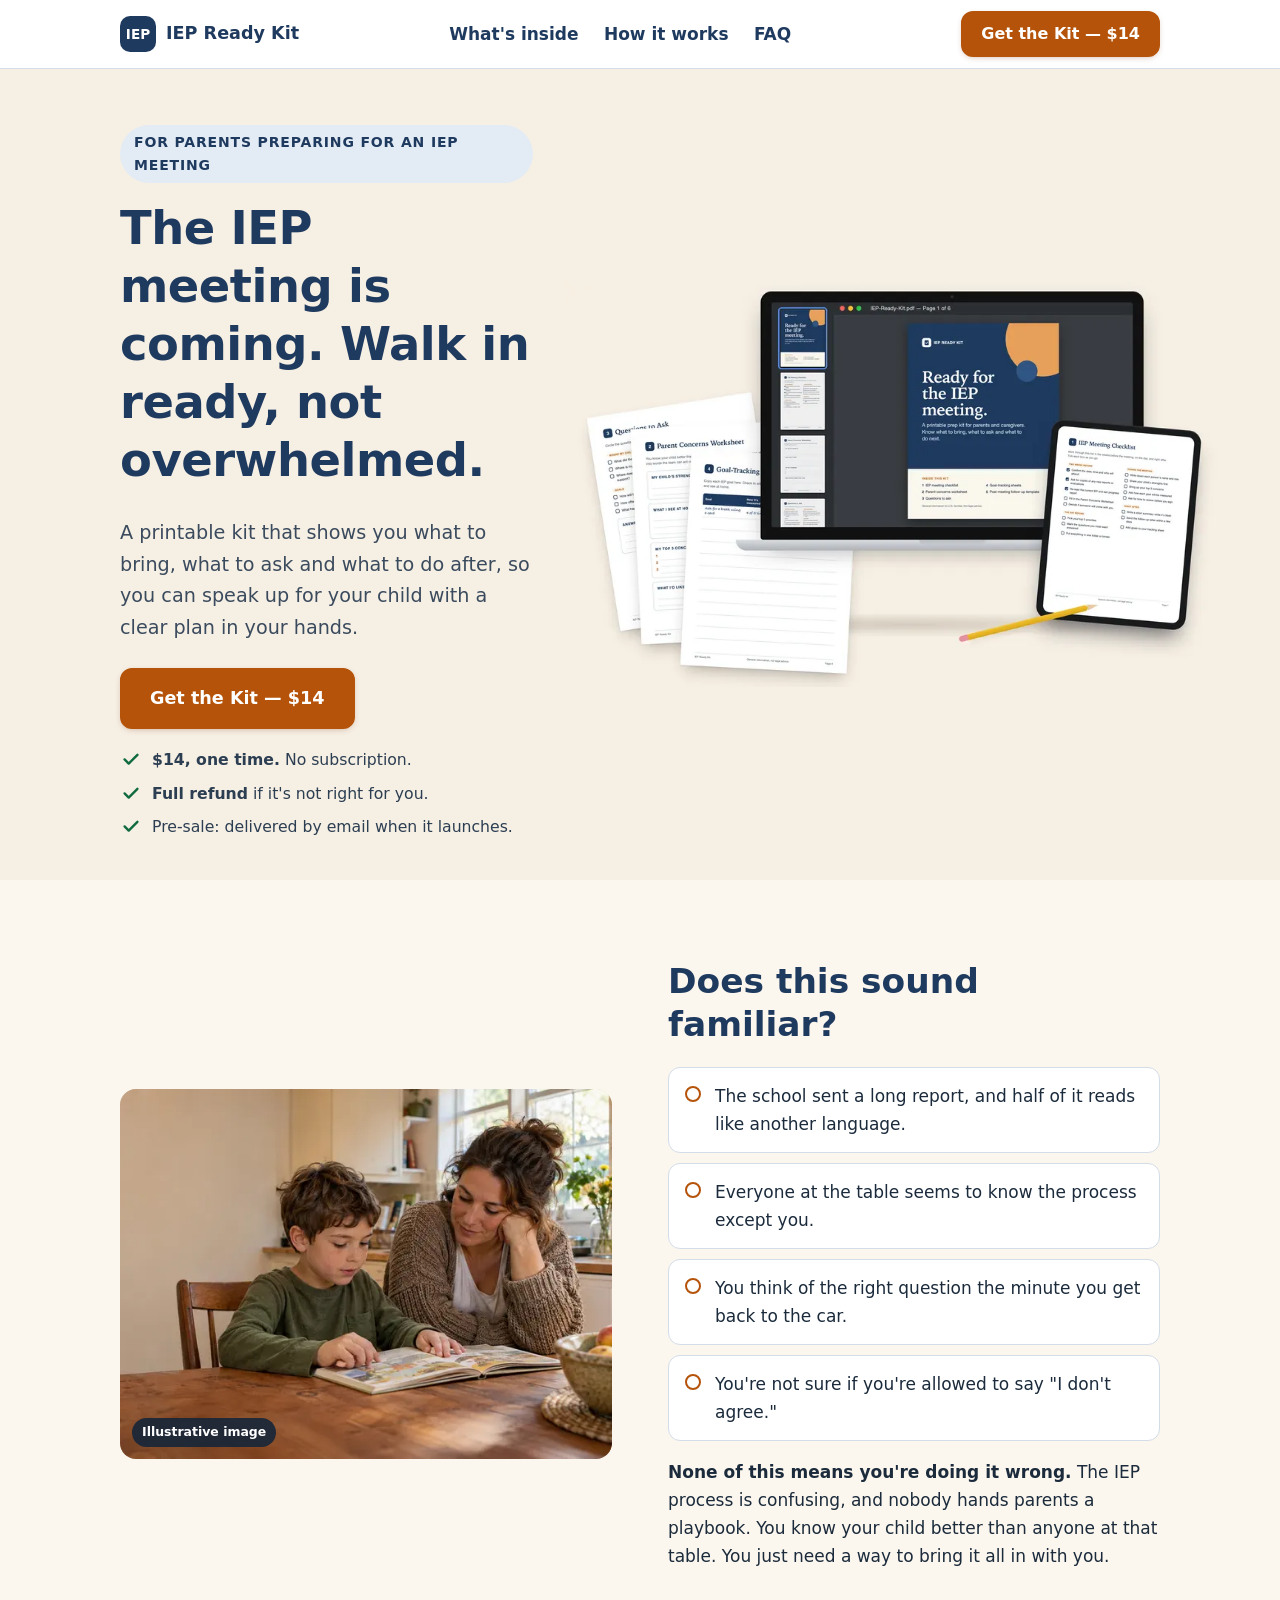
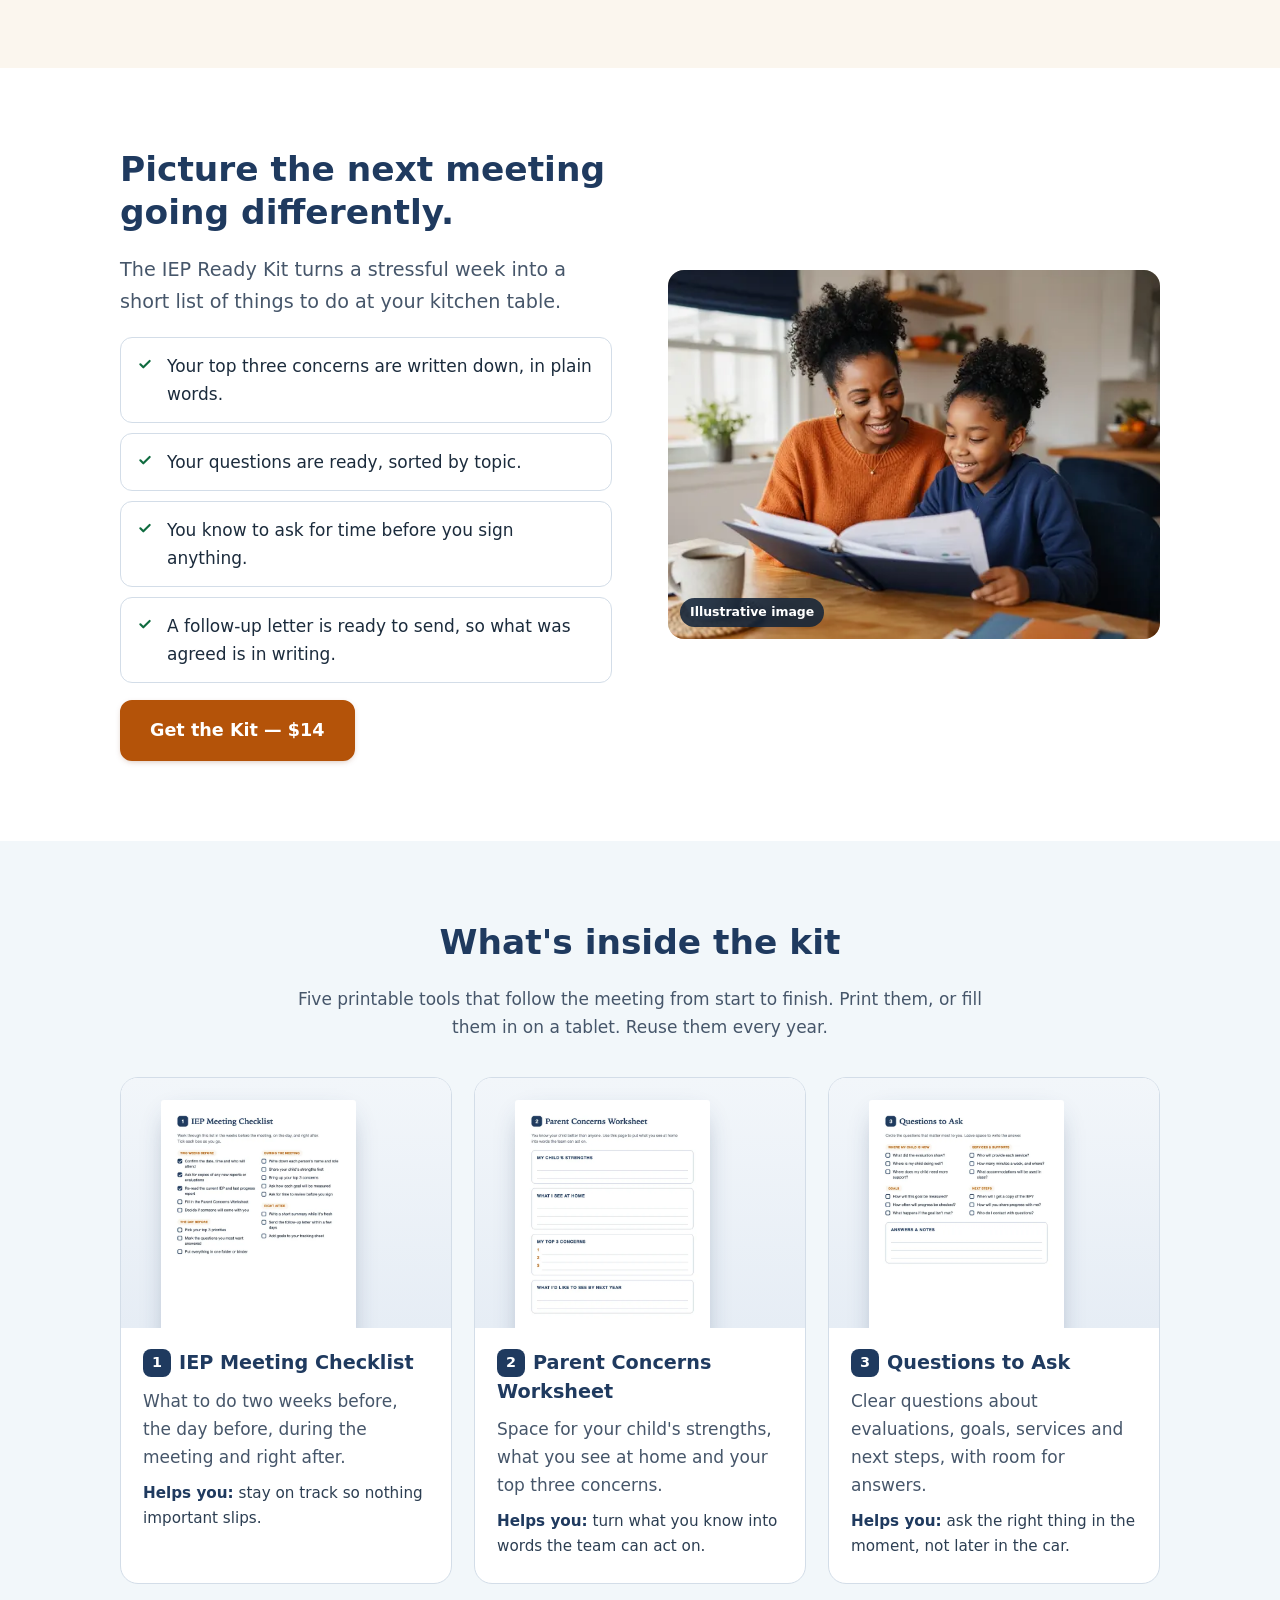
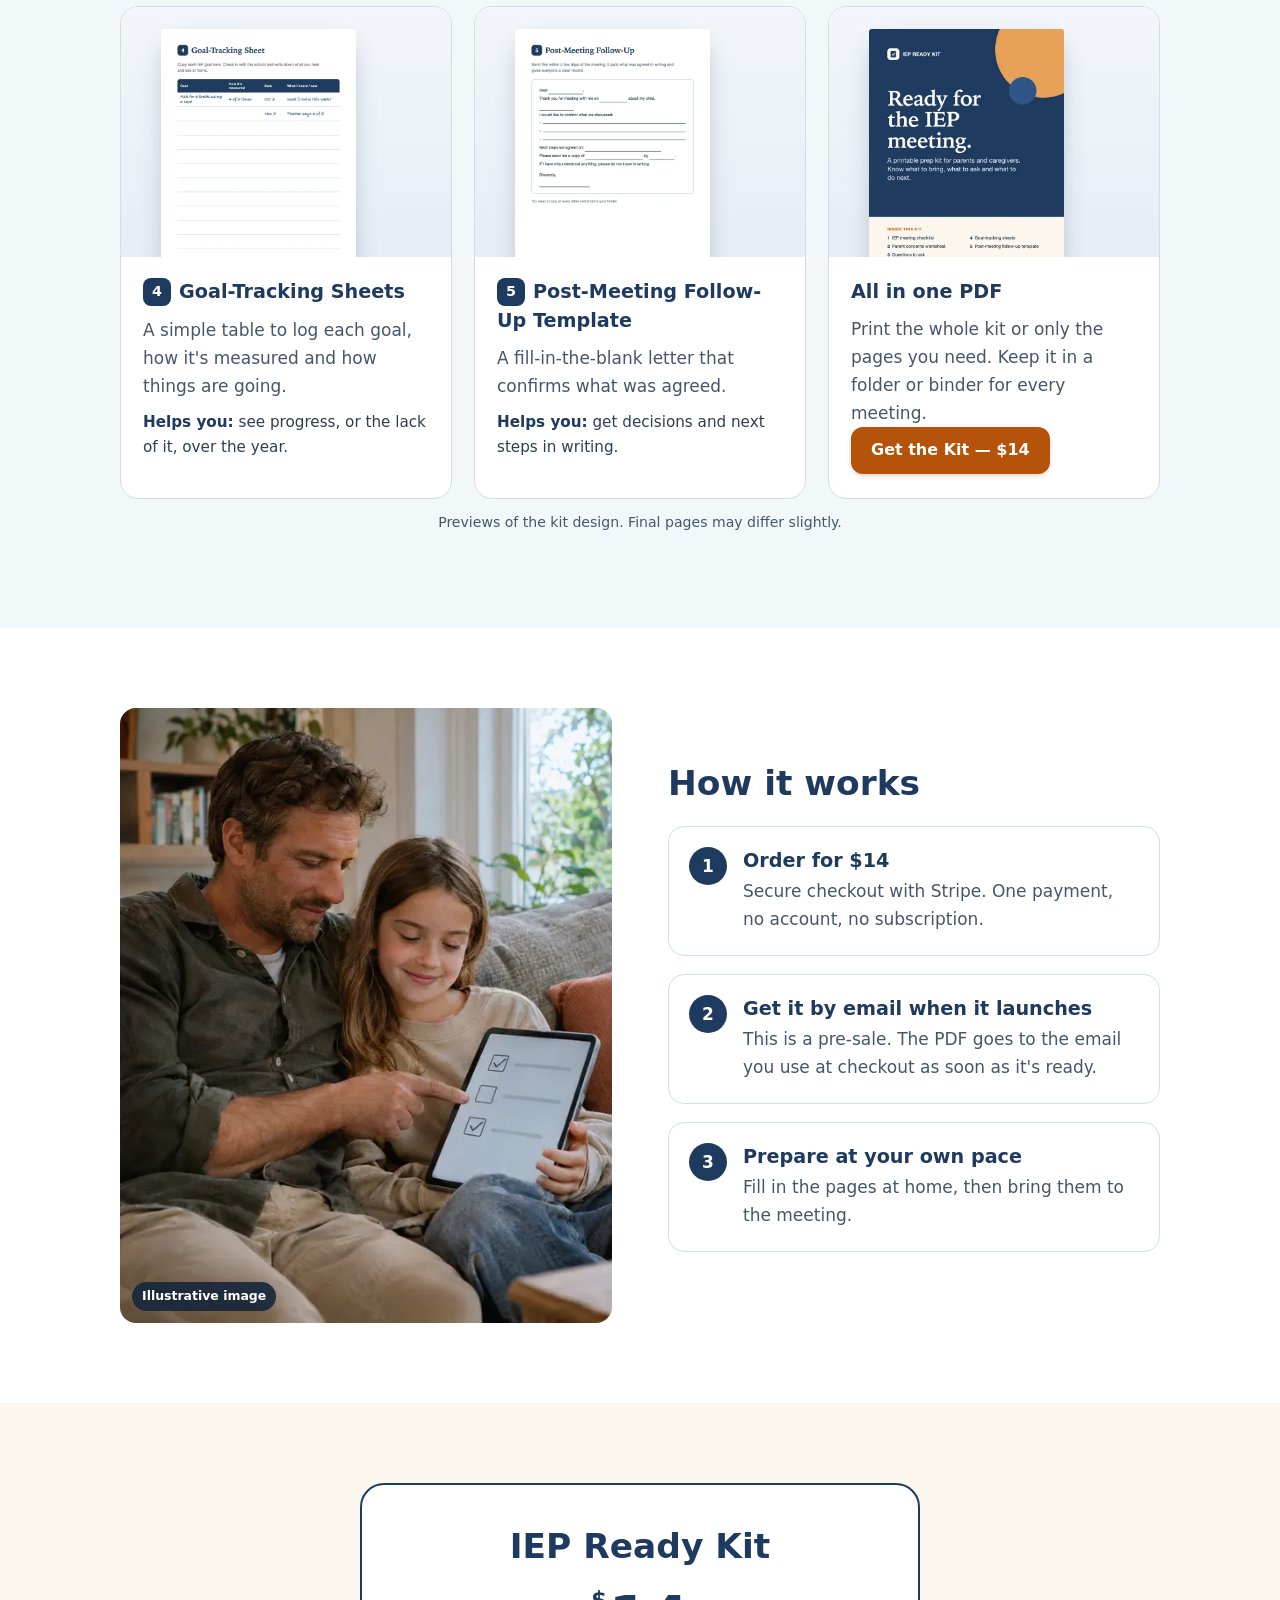
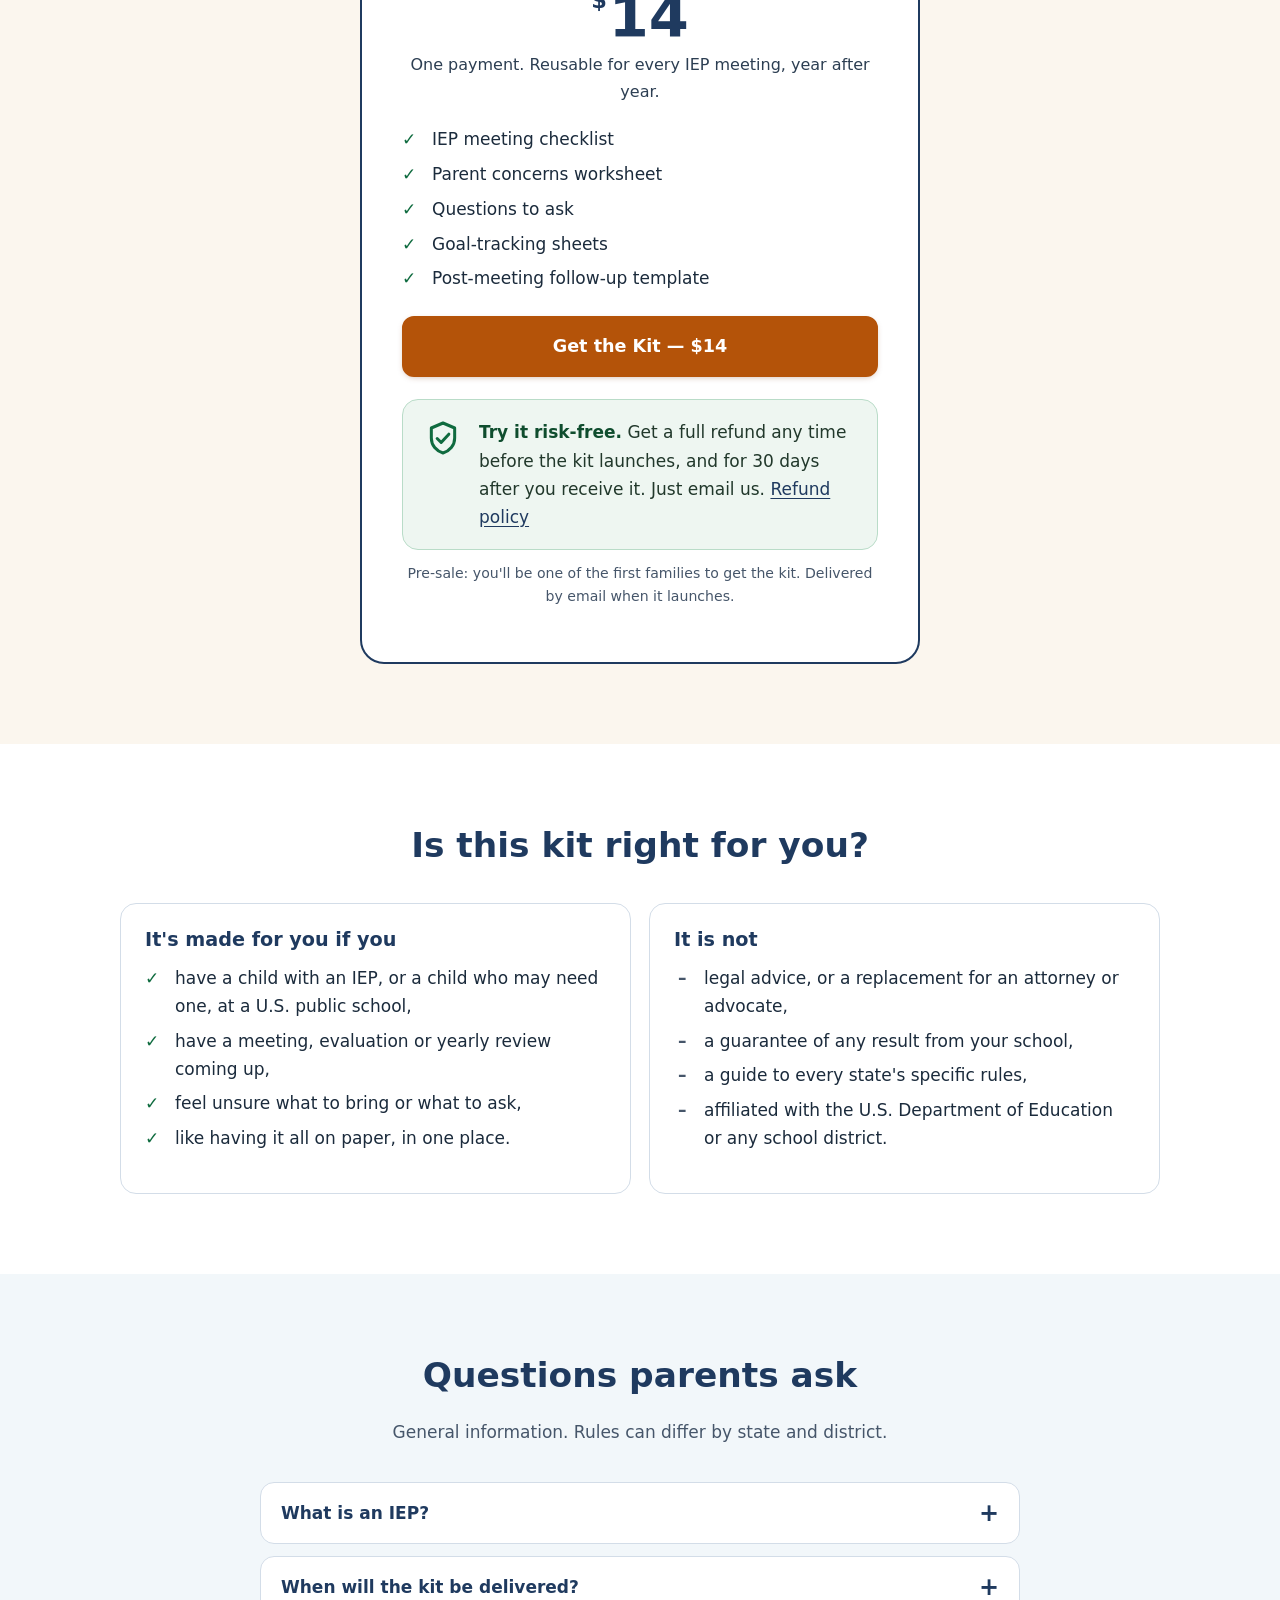
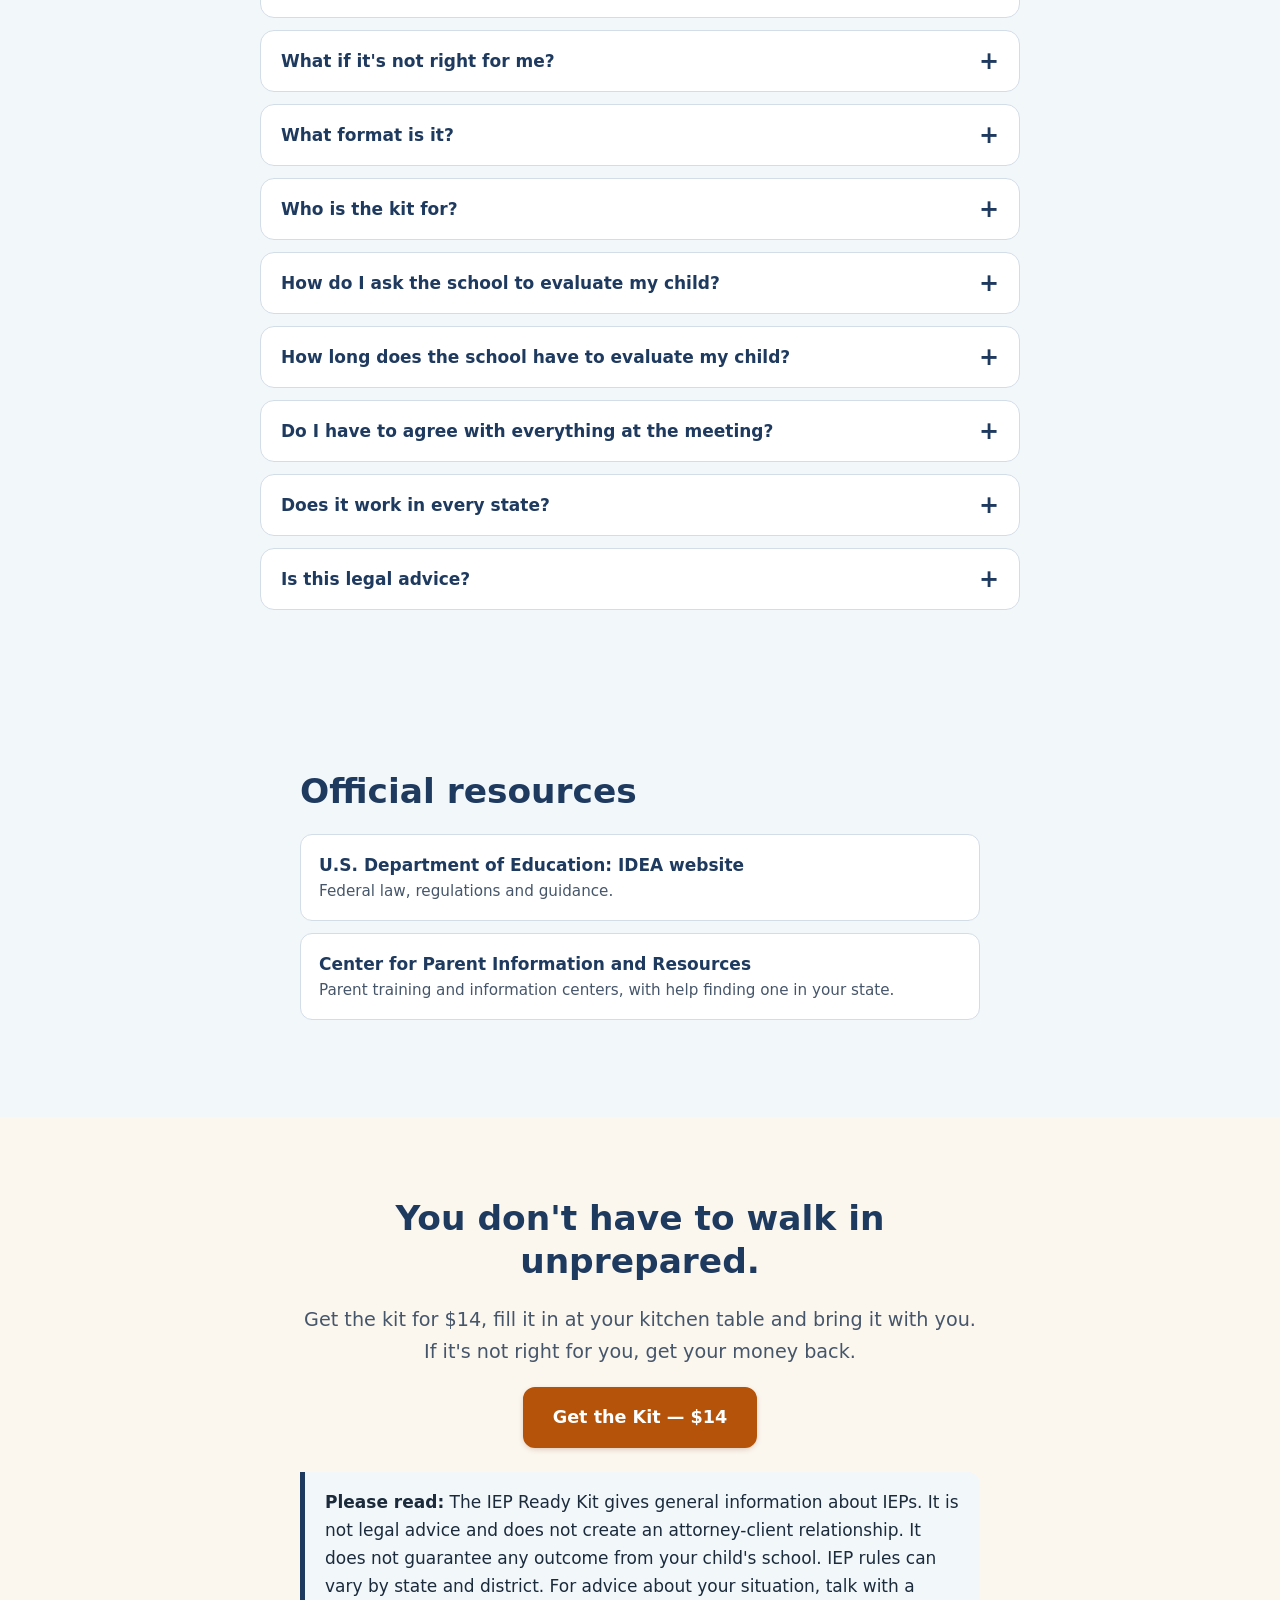
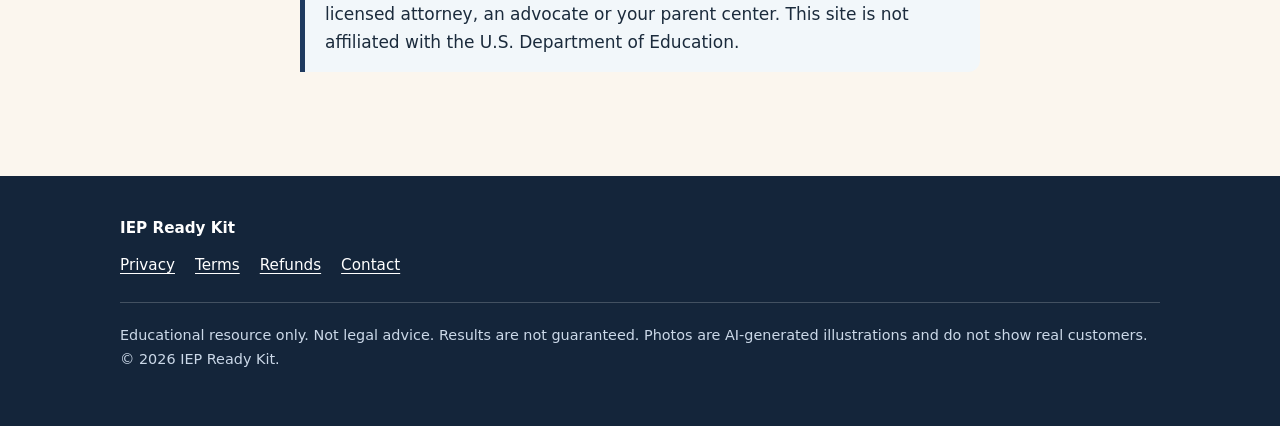
<file: index.html>
<!doctype html>
<html lang="en">
<head>
<meta charset="utf-8">
<meta name="viewport" content="width=device-width, initial-scale=1">
<title>IEP Ready Kit | Walk into your child's IEP meeting prepared</title>
<meta name="description" content="Feeling unprepared for your child's IEP meeting? A $14 printable kit with a meeting checklist, concerns worksheet, questions to ask, goal tracker and follow-up letter. Full refund if it's not for you.">
<link rel="canonical" href="https://iepreadykit.com/">
<meta name="theme-color" content="#1F3A5F">
<link rel="icon" href="favicon.svg" type="image/svg+xml">
<meta property="og:type" content="website">
<meta property="og:site_name" content="IEP Ready Kit">
<meta property="og:title" content="IEP Ready Kit | Walk into your child's IEP meeting prepared">
<meta property="og:description" content="A printable kit that shows you what to bring, what to ask and what to do after the IEP meeting. $14, one time.">
<meta property="og:url" content="https://iepreadykit.com/">
<meta property="og:image" content="https://iepreadykit.com/images/og-image.jpg">
<meta property="og:image:width" content="1200">
<meta property="og:image:height" content="630">
<meta property="og:image:alt" content="The IEP Ready Kit shown on a laptop, a tablet and printed pages">
<meta name="twitter:card" content="summary_large_image">
<meta name="twitter:image" content="https://iepreadykit.com/images/og-image.jpg">
<link rel="preload" as="image" type="image/webp" imagesrcset="images/hero-mockup-600.webp 600w, images/hero-mockup-900.webp 900w, images/hero-mockup-1400.webp 1400w" imagesizes="(min-width:768px) 720px, 100vw">
<link rel="stylesheet" href="styles.css?v=6">
<script type="application/ld+json">
{
 "@context": "https://schema.org",
 "@graph": [
  {
   "@type": "Organization",
   "name": "IEP Ready Kit",
   "url": "https://iepreadykit.com/"
  },
  {
   "@type": "Product",
   "name": "IEP Ready Kit",
   "description": "A printable PDF kit to help parents prepare for their child's IEP meeting: meeting checklist, parent concerns worksheet, questions to ask, goal-tracking sheets and a post-meeting follow-up template. General information; not legal advice.",
   "image": "https://iepreadykit.com/images/hero-mockup-1400.jpg",
   "url": "https://iepreadykit.com/",
   "offers": {
    "@type": "Offer",
    "price": "14.00",
    "priceCurrency": "USD",
    "availability": "https://schema.org/PreOrder",
    "url": "https://iepreadykit.com/"
   }
  },
  {
   "@type": "FAQPage",
   "mainEntity": [
    {
     "@type": "Question",
     "name": "What is an IEP?",
     "acceptedAnswer": {
      "@type": "Answer",
      "text": "An Individualized Education Program (IEP) is a written plan for a child who qualifies for special education services at a U.S. public school, under a federal law called the Individuals with Disabilities Education Act (IDEA). It describes your child's needs, goals, services and supports."
     }
    },
    {
     "@type": "Question",
     "name": "When will the kit be delivered?",
     "acceptedAnswer": {
      "@type": "Answer",
      "text": "The IEP Ready Kit is in pre-sale. It will be emailed to the address you use at checkout when it launches. If you change your mind before then, you can ask for a full refund."
     }
    },
    {
     "@type": "Question",
     "name": "What if it's not right for me?",
     "acceptedAnswer": {
      "@type": "Answer",
      "text": "You can get a full refund any time before the kit launches, and for 30 days after you receive it. Just email us. See our refund policy."
     }
    },
    {
     "@type": "Question",
     "name": "What format is it?",
     "acceptedAnswer": {
      "@type": "Answer",
      "text": "A printable PDF. Print it at home or at a print shop, or fill it in on a tablet. You can reuse the pages for every IEP meeting."
     }
    }
   ]
  }
 ]
}
</script>
<!-- Meta Pixel Code -->
<script>
!function(f,b,e,v,n,t,s){if(f.fbq)return;n=f.fbq=function(){n.callMethod?
n.callMethod.apply(n,arguments):n.queue.push(arguments)};if(!f._fbq)f._fbq=n;
n.push=n;n.loaded=!0;n.version='2.0';n.queue=[];t=b.createElement(e);t.async=!0;
t.src=v;s=b.getElementsByTagName(e)[0];s.parentNode.insertBefore(t,s)}(window,
document,'script','https://connect.facebook.net/en_US/fbevents.js');
fbq('init','3355007808034064');
fbq('track','PageView');
</script>
<noscript><img height="1" width="1" style="display:none" alt="" src="https://www.facebook.com/tr?id=3355007808034064&ev=PageView&noscript=1"/></noscript>
<!-- End Meta Pixel Code -->
<script>
document.addEventListener('click',function(e){var a=e.target.closest('a[href*="buy.stripe.com"]');if(a&&window.fbq){fbq('track','InitiateCheckout',{value:14.00,currency:'USD',content_name:'IEP Ready Kit'});}});
</script>
</head>
<body>

<!-- Icon sprite (decorative; each use is aria-hidden) -->
<svg width="0" height="0" style="position:absolute" aria-hidden="true" focusable="false">
  <symbol id="i-question" viewBox="0 0 24 24"><circle cx="12" cy="12" r="9"/><path d="M9.5 9.5a2.5 2.5 0 1 1 3.5 2.3c-.7.4-1 .9-1 1.7"/><path d="M12 17h.01"/></symbol>
  <symbol id="i-book" viewBox="0 0 24 24"><path d="M4 5h6a2 2 0 0 1 2 2v12a2 2 0 0 0-2-2H4z"/><path d="M20 5h-6a2 2 0 0 0-2 2v12a2 2 0 0 1 2-2h6z"/></symbol>
  <symbol id="i-papers" viewBox="0 0 24 24"><rect x="6" y="3" width="12" height="16" rx="2"/><path d="M9 8h6M9 12h6M9 16h3"/><path d="M4 7v12a2 2 0 0 0 2 2h9"/></symbol>
  <symbol id="i-note" viewBox="0 0 24 24"><path d="M4 20l1-4L16 5l3 3L8 19z"/><path d="M14 7l3 3"/></symbol>
  <symbol id="i-checklist" viewBox="0 0 24 24"><path d="M4 6l1.5 1.5L8 5M4 12l1.5 1.5L8 11M4 18l1.5 1.5L8 17M11 6.5h9M11 12.5h9M11 18.5h9"/></symbol>
  <symbol id="i-mail" viewBox="0 0 24 24"><rect x="3" y="5" width="18" height="14" rx="2"/><path d="M3 7l9 6 9-6"/></symbol>
  <symbol id="i-chat" viewBox="0 0 24 24"><path d="M4 5h16v11H9l-5 4z"/></symbol>
  <symbol id="i-chart" viewBox="0 0 24 24"><path d="M4 20V4M4 20h16M8 15l4-4 3 3 5-6"/></symbol>
  <symbol id="i-folder" viewBox="0 0 24 24"><path d="M3 7a2 2 0 0 1 2-2h4l2 2h8a2 2 0 0 1 2 2v8a2 2 0 0 1-2 2H5a2 2 0 0 1-2-2z"/></symbol>
</svg>

<a class="skip" href="#main">Skip to main content</a>

<header class="site-header">
  <div class="wrap">
    <a class="logo" href="./" aria-label="IEP Ready Kit, home"><span class="logo-mark" aria-hidden="true">IEP</span><span class="logo-name">IEP Ready Kit</span></a>
    <nav class="header-nav" aria-label="Main">
      <a href="#inside">What's inside</a>
      <a href="#how">How it works</a>
      <a href="#faq">FAQ</a>
    </nav>
    <a class="btn btn-small" href="https://buy.stripe.com/00w8wRgrg82h6dLbazaAw00" target="_blank" rel="noopener noreferrer">Get the Kit — $14<span class="sr-only"> (opens secure checkout in a new tab)</span></a>
  </div>
</header>

<main id="main">

<!-- Hero -->
<section class="hero" aria-labelledby="hero-title">
  <div class="wrap hero-grid">
    <div>
      <p class="eyebrow">For parents preparing for an IEP meeting</p>
      <h1 id="hero-title">The IEP meeting is coming. Walk in ready, not overwhelmed.</h1>
      <p class="lead">A printable kit that shows you what to bring, what to ask and what to do after, so you can speak up for your child with a clear plan in your hands.</p>
      <a class="btn" href="https://buy.stripe.com/00w8wRgrg82h6dLbazaAw00" target="_blank" rel="noopener noreferrer">Get the Kit — $14<span class="sr-only"> (opens secure checkout in a new tab)</span></a>
      <ul class="trust-row">
        <li><svg viewBox="0 0 24 24" aria-hidden="true"><path d="M5 12.5l4.5 4.5L19 7.5" fill="none" stroke="currentColor" stroke-width="2.6" stroke-linecap="round" stroke-linejoin="round"/></svg><span><strong>$14, one time.</strong> No subscription.</span></li>
        <li><svg viewBox="0 0 24 24" aria-hidden="true"><path d="M5 12.5l4.5 4.5L19 7.5" fill="none" stroke="currentColor" stroke-width="2.6" stroke-linecap="round" stroke-linejoin="round"/></svg><span><strong>Full refund</strong> if it's not right for you.</span></li>
        <li><svg viewBox="0 0 24 24" aria-hidden="true"><path d="M5 12.5l4.5 4.5L19 7.5" fill="none" stroke="currentColor" stroke-width="2.6" stroke-linecap="round" stroke-linejoin="round"/></svg><span>Pre-sale: delivered by email when it launches.</span></li>
      </ul>
    </div>
    <picture>
      <source type="image/webp" srcset="images/hero-mockup-600.webp 600w, images/hero-mockup-900.webp 900w, images/hero-mockup-1400.webp 1400w" sizes="(min-width:768px) 720px, 100vw">
      <img class="hero-mock" src="images/hero-mockup-900.jpg" srcset="images/hero-mockup-600.jpg 600w, images/hero-mockup-900.jpg 900w, images/hero-mockup-1400.jpg 1400w" sizes="(min-width:768px) 720px, 100vw" width="1400" height="858" fetchpriority="high" alt="The IEP Ready Kit: the cover open as a PDF on a laptop, the meeting checklist on a tablet, and printed worksheet pages on a table.">
    </picture>
  </div>
</section>

<!-- Pain -->
<section class="bg-sand" aria-labelledby="pain-title">
  <div class="wrap split">
    <figure class="photo">
        <picture>
          <source type="image/webp" srcset="images/photos/kitchen-reading-600.webp 600w, images/photos/kitchen-reading-1000.webp 1000w" sizes="(min-width:768px) 520px, 100vw">
          <img src="images/photos/kitchen-reading-1000.jpg" srcset="images/photos/kitchen-reading-600.jpg 600w, images/photos/kitchen-reading-1000.jpg 1000w" sizes="(min-width:768px) 520px, 100vw" width="1000" height="752" loading="lazy" decoding="async" alt="A mother rests her cheek on her hand at the kitchen table, looking tired and thoughtful, while her son reads a book beside her.">
        </picture>
        <figcaption class="img-tag">Illustrative image</figcaption>
      </figure>
    <div>
      <h2 id="pain-title">Does this sound familiar?</h2>
      <ul class="feel">
        <li>The school sent a long report, and half of it reads like another language.</li>
        <li>Everyone at the table seems to know the process except you.</li>
        <li>You think of the right question the minute you get back to the car.</li>
        <li>You're not sure if you're allowed to say "I don't agree."</li>
      </ul>
      <p><strong>None of this means you're doing it wrong.</strong> The IEP process is confusing, and nobody hands parents a playbook. You know your child better than anyone at that table. You just need a way to bring it all in with you.</p>
    </div>
  </div>
</section>

<!-- Relief -->
<section aria-labelledby="relief-title">
  <div class="wrap split rev">
    <figure class="photo">
        <picture>
          <source type="image/webp" srcset="images/photos/kitchen-binder-600.webp 600w, images/photos/kitchen-binder-1000.webp 1000w" sizes="(min-width:768px) 520px, 100vw">
          <img src="images/photos/kitchen-binder-1000.jpg" srcset="images/photos/kitchen-binder-600.jpg 600w, images/photos/kitchen-binder-1000.jpg 1000w" sizes="(min-width:768px) 520px, 100vw" width="1000" height="750" loading="lazy" decoding="async" alt="A mother and her daughter smile while looking through a binder of printed pages at the kitchen table.">
        </picture>
        <figcaption class="img-tag">Illustrative image</figcaption>
      </figure>
    <div>
      <h2 id="relief-title">Picture the next meeting going differently.</h2>
      <p class="lead">The IEP Ready Kit turns a stressful week into a short list of things to do at your kitchen table.</p>
      <ul class="feel relief">
        <li>Your top three concerns are written down, in plain words.</li>
        <li>Your questions are ready, sorted by topic.</li>
        <li>You know to ask for time before you sign anything.</li>
        <li>A follow-up letter is ready to send, so what was agreed is in writing.</li>
      </ul>
      <a class="btn" href="https://buy.stripe.com/00w8wRgrg82h6dLbazaAw00" target="_blank" rel="noopener noreferrer">Get the Kit — $14<span class="sr-only"> (opens secure checkout in a new tab)</span></a>
    </div>
  </div>
</section>

<!-- What's inside -->
<section id="inside" class="bg-soft" aria-labelledby="inside-title">
  <div class="wrap">
    <div class="section-head">
      <h2 id="inside-title">What's inside the kit</h2>
      <p>Five printable tools that follow the meeting from start to finish. Print them, or fill them in on a tablet. Reuse them every year.</p>
    </div>
    <div class="inside-grid">
      <article class="piece">
        <div class="sheet"><picture><source type="image/webp" srcset="images/kit/checklist-600.webp"><img src="images/kit/checklist-600.jpg" width="600" height="776" loading="lazy" decoding="async" alt="Preview of the IEP Meeting Checklist page, with tick boxes for before, during and after the meeting."></picture></div>
        <div class="body"><span class="num">1</span><h3>IEP Meeting Checklist</h3><p>What to do two weeks before, the day before, during the meeting and right after.</p><p class="use"><b>Helps you:</b> stay on track so nothing important slips.</p></div>
      </article>
      <article class="piece">
        <div class="sheet"><picture><source type="image/webp" srcset="images/kit/concerns-600.webp"><img src="images/kit/concerns-600.jpg" width="600" height="776" loading="lazy" decoding="async" alt="Preview of the Parent Concerns Worksheet, with boxes for strengths, what I see at home and top concerns."></picture></div>
        <div class="body"><span class="num">2</span><h3>Parent Concerns Worksheet</h3><p>Space for your child's strengths, what you see at home and your top three concerns.</p><p class="use"><b>Helps you:</b> turn what you know into words the team can act on.</p></div>
      </article>
      <article class="piece">
        <div class="sheet"><picture><source type="image/webp" srcset="images/kit/questions-600.webp"><img src="images/kit/questions-600.jpg" width="600" height="776" loading="lazy" decoding="async" alt="Preview of the Questions to Ask page, with questions grouped by topic."></picture></div>
        <div class="body"><span class="num">3</span><h3>Questions to Ask</h3><p>Clear questions about evaluations, goals, services and next steps, with room for answers.</p><p class="use"><b>Helps you:</b> ask the right thing in the moment, not later in the car.</p></div>
      </article>
      <article class="piece">
        <div class="sheet"><picture><source type="image/webp" srcset="images/kit/goals-600.webp"><img src="images/kit/goals-600.jpg" width="600" height="776" loading="lazy" decoding="async" alt="Preview of the Goal-Tracking Sheet, a table with a handwritten example row."></picture></div>
        <div class="body"><span class="num">4</span><h3>Goal-Tracking Sheets</h3><p>A simple table to log each goal, how it's measured and how things are going.</p><p class="use"><b>Helps you:</b> see progress, or the lack of it, over the year.</p></div>
      </article>
      <article class="piece">
        <div class="sheet"><picture><source type="image/webp" srcset="images/kit/followup-600.webp"><img src="images/kit/followup-600.jpg" width="600" height="776" loading="lazy" decoding="async" alt="Preview of the Post-Meeting Follow-Up letter template with blanks to fill in."></picture></div>
        <div class="body"><span class="num">5</span><h3>Post-Meeting Follow-Up Template</h3><p>A fill-in-the-blank letter that confirms what was agreed.</p><p class="use"><b>Helps you:</b> get decisions and next steps in writing.</p></div>
      </article>
      <article class="piece">
        <div class="sheet"><picture><source type="image/webp" srcset="images/kit/cover-600.webp"><img src="images/kit/cover-600.jpg" width="600" height="776" loading="lazy" decoding="async" alt="Preview of the IEP Ready Kit cover, navy with the title Ready for the IEP meeting."></picture></div>
        <div class="body"><h3>All in one PDF</h3><p>Print the whole kit or only the pages you need. Keep it in a folder or binder for every meeting.</p><a class="btn btn-small" href="https://buy.stripe.com/00w8wRgrg82h6dLbazaAw00" target="_blank" rel="noopener noreferrer">Get the Kit — $14<span class="sr-only"> (opens secure checkout in a new tab)</span></a></div>
      </article>
    </div>
    <p class="pre-note center">Previews of the kit design. Final pages may differ slightly.</p>
  </div>
</section>

<!-- How it works -->
<section id="how" aria-labelledby="how-title">
  <div class="wrap split">
    <figure class="photo">
        <picture>
          <source type="image/webp" srcset="images/photos/sofa-checklist-560.webp 560w, images/photos/sofa-checklist-900.webp 900w" sizes="(min-width:768px) 460px, 100vw">
          <img src="images/photos/sofa-checklist-900.jpg" srcset="images/photos/sofa-checklist-560.jpg 560w, images/photos/sofa-checklist-900.jpg 900w" sizes="(min-width:768px) 460px, 100vw" width="900" height="1125" loading="lazy" decoding="async" alt="A father points at a checklist on a tablet while his daughter smiles, sitting together on a sofa.">
        </picture>
        <figcaption class="img-tag">Illustrative image</figcaption>
      </figure>
    <div>
      <h2 id="how-title">How it works</h2>
      <ol class="steps" style="grid-template-columns:1fr">
        <li><h3>Order for $14</h3><p>Secure checkout with Stripe. One payment, no account, no subscription.</p></li>
        <li><h3>Get it by email when it launches</h3><p>This is a pre-sale. The PDF goes to the email you use at checkout as soon as it's ready.</p></li>
        <li><h3>Prepare at your own pace</h3><p>Fill in the pages at home, then bring them to the meeting.</p></li>
      </ol>
    </div>
  </div>
</section>

<!-- Offer -->
<section id="pricing" class="bg-sand" aria-labelledby="price-title">
  <div class="wrap">
    <div class="offer">
      <h2 id="price-title">IEP Ready Kit</h2>
      <p class="price"><small>$</small>14</p>
      <p class="anchor">One payment. Reusable for every IEP meeting, year after year.</p>
      <ul class="checks">
        <li>IEP meeting checklist</li>
        <li>Parent concerns worksheet</li>
        <li>Questions to ask</li>
        <li>Goal-tracking sheets</li>
        <li>Post-meeting follow-up template</li>
      </ul>
      <a class="btn btn-block" href="https://buy.stripe.com/00w8wRgrg82h6dLbazaAw00" target="_blank" rel="noopener noreferrer">Get the Kit — $14<span class="sr-only"> (opens secure checkout in a new tab)</span></a>
      <div class="guarantee">
        <svg viewBox="0 0 24 24" aria-hidden="true"><path d="M12 3l7 3v6c0 4.5-3 7.8-7 9-4-1.2-7-4.5-7-9V6z" fill="none" stroke="currentColor" stroke-width="1.8" stroke-linejoin="round"/><path d="M8.5 12.3l2.4 2.4 4.6-5" fill="none" stroke="currentColor" stroke-width="1.8" stroke-linecap="round" stroke-linejoin="round"/></svg>
        <p><strong>Try it risk-free.</strong> Get a full refund any time before the kit launches, and for 30 days after you receive it. Just email us. <a href="refunds.html">Refund policy</a></p>
      </div>
      <p class="pre-note">Pre-sale: you'll be one of the first families to get the kit. Delivered by email when it launches.</p>
    </div>
  </div>
</section>

<!-- Who it's for -->
<section aria-labelledby="who-title">
  <div class="wrap">
    <div class="section-head"><h2 id="who-title">Is this kit right for you?</h2></div>
    <div class="two-col">
      <div class="card">
        <h3>It's made for you if you</h3>
        <ul class="checks">
          <li>have a child with an IEP, or a child who may need one, at a U.S. public school,</li>
          <li>have a meeting, evaluation or yearly review coming up,</li>
          <li>feel unsure what to bring or what to ask,</li>
          <li>like having it all on paper, in one place.</li>
        </ul>
      </div>
      <div class="card">
        <h3>It is not</h3>
        <ul class="crosses">
          <li>legal advice, or a replacement for an attorney or advocate,</li>
          <li>a guarantee of any result from your school,</li>
          <li>a guide to every state's specific rules,</li>
          <li>affiliated with the U.S. Department of Education or any school district.</li>
        </ul>
      </div>
    </div>
  </div>
</section>

<!-- FAQ -->
<section id="faq" class="bg-soft" aria-labelledby="faq-title">
  <div class="wrap">
    <div class="section-head"><h2 id="faq-title">Questions parents ask</h2><p>General information. Rules can differ by state and district.</p></div>
    <div class="faq">
      <details><summary>What is an IEP?</summary><div><p>An Individualized Education Program (IEP) is a written plan for a child who qualifies for special education services at a U.S. public school, under a federal law called the Individuals with Disabilities Education Act (IDEA). It describes your child's needs, goals, services and supports.</p></div></details>
      <details><summary>When will the kit be delivered?</summary><div><p>The IEP Ready Kit is in pre-sale. It will be emailed to the address you use at checkout when it launches. If you change your mind before then, you can ask for a full refund.</p></div></details>
      <details><summary>What if it's not right for me?</summary><div><p>You can get a full refund any time before the kit launches, and for 30 days after you receive it. Just email us. See our <a href="refunds.html">refund policy</a>.</p></div></details>
      <details><summary>What format is it?</summary><div><p>A printable PDF. Print it at home or at a print shop, or fill it in on a tablet. You can reuse the pages for every IEP meeting.</p></div></details>
      <details><summary>Who is the kit for?</summary><div><p>Parents and caregivers of children who have, or may need, an IEP at a U.S. public school. That includes families of autistic children, children with ADHD, learning disabilities and other needs.</p></div></details>
      <details><summary>How do I ask the school to evaluate my child?</summary><div><p>You can ask in writing. Many parents send a dated letter or email to the principal or special education director and keep a copy.</p></div></details>
      <details><summary>How long does the school have to evaluate my child?</summary><div><p>Under IDEA, the initial evaluation generally must be finished within 60 days after you give consent, unless your state sets a different timeline. Check your state education department.</p></div></details>
      <details><summary>Do I have to agree with everything at the meeting?</summary><div><p>No. You can ask questions, ask for changes and ask for time to review before you sign. If you still disagree, IDEA describes options such as mediation, a state complaint or a due process hearing. The school must give you a notice that explains your rights.</p></div></details>
      <details><summary>Does it work in every state?</summary><div><p>The kit follows the general IEP process under federal law, so it can help in any state. States and districts have their own forms and timelines, so check your state education department for specifics.</p></div></details>
      <details><summary>Is this legal advice?</summary><div><p>No. The kit is an educational resource. It does not replace advice from a licensed attorney or advocate, and it does not guarantee any outcome from your school.</p></div></details>
    </div>
  </div>
</section>

<!-- Official resources -->
<section class="bg-soft" aria-labelledby="res-title">
  <div class="wrap narrow">
    <h2 id="res-title">Official resources</h2>
    <ul class="links">
      <li><a href="https://sites.ed.gov/idea/" target="_blank" rel="noopener noreferrer">U.S. Department of Education: IDEA website<span>Federal law, regulations and guidance.</span></a></li>
      <li><a href="https://www.parentcenterhub.org/" target="_blank" rel="noopener noreferrer">Center for Parent Information and Resources<span>Parent training and information centers, with help finding one in your state.</span></a></li>
    </ul>
  </div>
</section>

<!-- Final CTA + disclaimer -->
<section class="bg-sand" id="disclaimer" aria-labelledby="final-title">
  <div class="wrap narrow center">
    <h2 id="final-title">You don't have to walk in unprepared.</h2>
    <p class="lead">Get the kit for $14, fill it in at your kitchen table and bring it with you. If it's not right for you, get your money back.</p>
    <p><a class="btn" href="https://buy.stripe.com/00w8wRgrg82h6dLbazaAw00" target="_blank" rel="noopener noreferrer">Get the Kit — $14<span class="sr-only"> (opens secure checkout in a new tab)</span></a></p>
    <div class="callout" style="text-align:left">
      <p><strong>Please read:</strong> The IEP Ready Kit gives general information about IEPs. It is not legal advice and does not create an attorney-client relationship. It does not guarantee any outcome from your child's school. IEP rules can vary by state and district. For advice about your situation, talk with a licensed attorney, an advocate or your parent center. This site is not affiliated with the U.S. Department of Education.</p>
    </div>
  </div>
</section>

</main>

<footer class="site-footer">
  <div class="wrap">
    <strong style="color:#fff">IEP Ready Kit</strong>
    <nav aria-label="Footer"><ul class="footer-links">
      <li><a href="privacy.html">Privacy</a></li>
      <li><a href="terms.html">Terms</a></li>
      <li><a href="refunds.html">Refunds</a></li>
      <li><a href="contact.html">Contact</a></li>
    </ul></nav>
    <p class="disclaimer">Educational resource only. Not legal advice. Results are not guaranteed. Photos are AI-generated illustrations and do not show real customers. © 2026 IEP Ready Kit.</p>
  </div>
</footer>

</body>
</html>
</file>
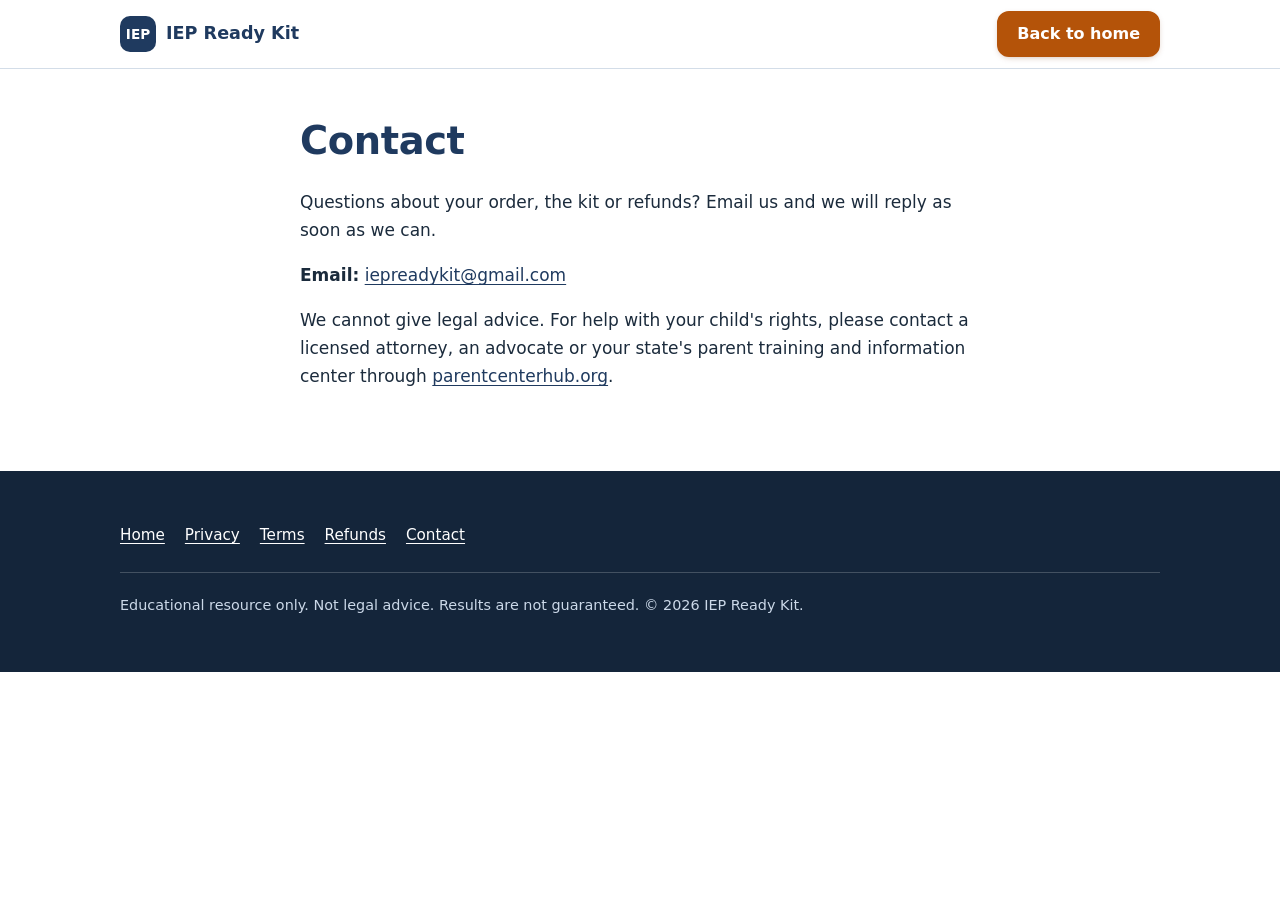
<file: contact.html>
<!doctype html>
<html lang="en">
<head>
<meta charset="utf-8">
<meta name="viewport" content="width=device-width, initial-scale=1">
<title>Contact | IEP Ready Kit</title>
<meta name="description" content="How to contact IEP Ready Kit.">
<link rel="canonical" href="https://iepreadykit.com/contact.html">
<meta name="theme-color" content="#1F3A5F">
<link rel="icon" href="favicon.svg" type="image/svg+xml">
<meta property="og:type" content="website">
<meta property="og:site_name" content="IEP Ready Kit">
<meta property="og:title" content="Contact | IEP Ready Kit">
<meta property="og:description" content="How to contact IEP Ready Kit.">
<meta property="og:url" content="https://iepreadykit.com/contact.html">
<meta property="og:image" content="https://iepreadykit.com/images/og-image.png">
<meta name="twitter:card" content="summary_large_image">
<link rel="stylesheet" href="styles.css?v=6">
<!-- Meta Pixel Code -->
<script>
!function(f,b,e,v,n,t,s){if(f.fbq)return;n=f.fbq=function(){n.callMethod?
n.callMethod.apply(n,arguments):n.queue.push(arguments)};if(!f._fbq)f._fbq=n;
n.push=n;n.loaded=!0;n.version='2.0';n.queue=[];t=b.createElement(e);t.async=!0;
t.src=v;s=b.getElementsByTagName(e)[0];s.parentNode.insertBefore(t,s)}(window,
document,'script','https://connect.facebook.net/en_US/fbevents.js');
fbq('init','3355007808034064');
fbq('track','PageView');
</script>
<noscript><img height="1" width="1" style="display:none" alt="" src="https://www.facebook.com/tr?id=3355007808034064&ev=PageView&noscript=1"/></noscript>
<!-- End Meta Pixel Code -->
<script>
document.addEventListener('click',function(e){var a=e.target.closest('a[href*="buy.stripe.com"]');if(a&&window.fbq){fbq('track','InitiateCheckout',{value:14.00,currency:'USD',content_name:'IEP Ready Kit'});}});
</script>
</head>
<body>
<a class="skip" href="#main">Skip to main content</a>
<header class="site-header"><div class="wrap">
<a class="logo" href="./" aria-label="IEP Ready Kit, home"><span class="logo-mark" aria-hidden="true">IEP</span><span class="logo-name">IEP Ready Kit</span></a>
<a class="btn btn-small" href="./">Back to home</a>
</div></header>
<main id="main" class="page"><div class="wrap narrow">
<h1>Contact</h1>

<p>Questions about your order, the kit or refunds? Email us and we will reply as soon as we can.</p>
<p><strong>Email:</strong> <a href="mailto:iepreadykit@gmail.com">iepreadykit@gmail.com</a></p>
<p>We cannot give legal advice. For help with your child's rights, please contact a licensed attorney, an advocate or your state's parent training and information center through <a href="https://www.parentcenterhub.org/" target="_blank" rel="noopener noreferrer">parentcenterhub.org</a>.</p>

</div></main>
<footer class="site-footer"><div class="wrap">
<nav aria-label="Footer"><ul class="footer-links">
<li><a href="./">Home</a></li><li><a href="privacy.html">Privacy</a></li><li><a href="terms.html">Terms</a></li><li><a href="refunds.html">Refunds</a></li><li><a href="contact.html">Contact</a></li>
</ul></nav>
<p class="disclaimer">Educational resource only. Not legal advice. Results are not guaranteed. © 2026 IEP Ready Kit.</p>
</div></footer>
</body>
</html>
</file>
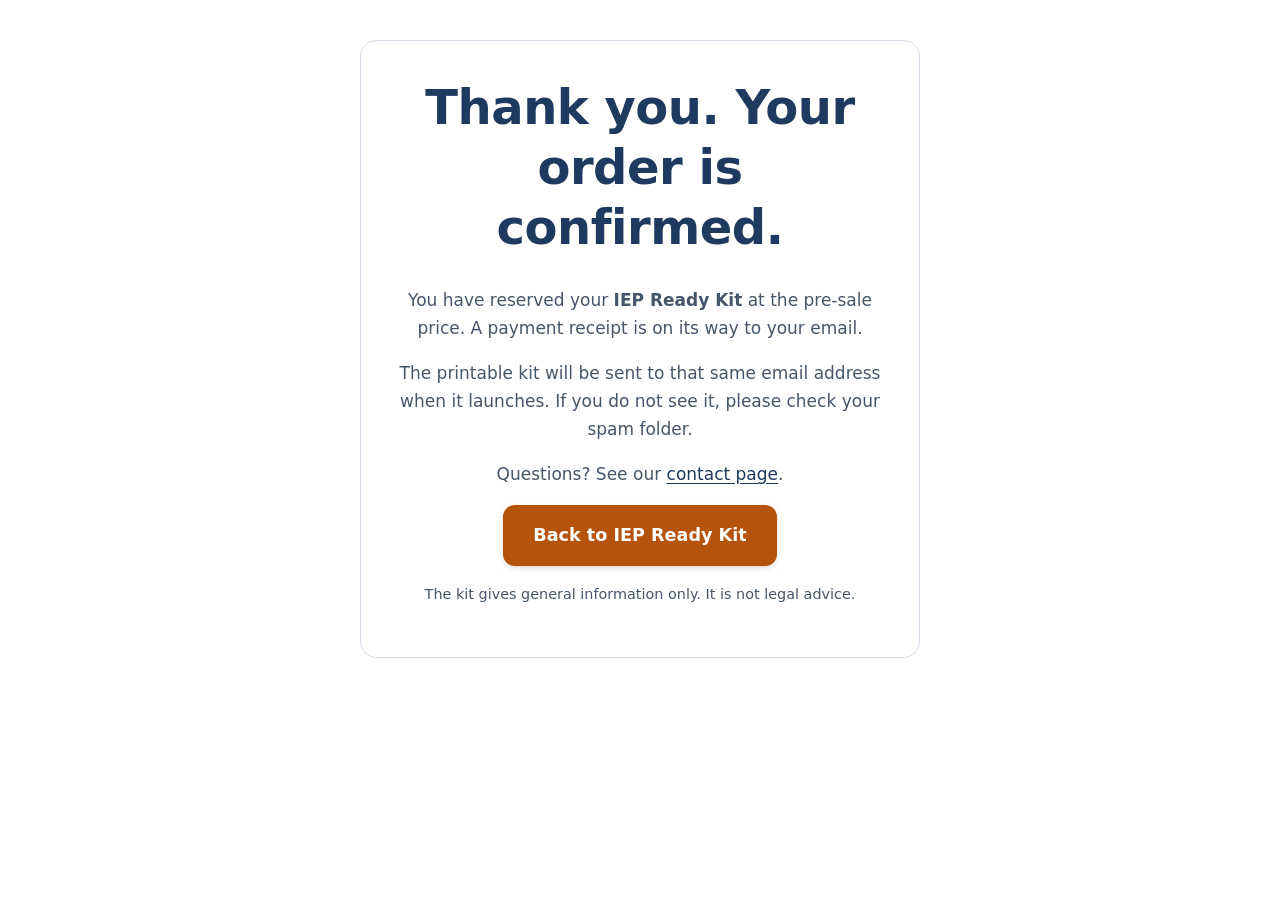
<file: obrigado.html>
<!doctype html>
<html lang="en">
<head>
<meta charset="utf-8">
<meta name="viewport" content="width=device-width, initial-scale=1">
<meta name="robots" content="noindex,nofollow">
<title>Thank you | IEP Ready Kit</title>
<meta name="description" content="Your IEP Ready Kit order is confirmed.">
<link rel="canonical" href="https://iepreadykit.com/obrigado.html">
<meta name="theme-color" content="#1F3A5F">
<link rel="icon" href="favicon.svg" type="image/svg+xml">
<meta property="og:type" content="website">
<meta property="og:site_name" content="IEP Ready Kit">
<meta property="og:title" content="Thank you | IEP Ready Kit">
<meta property="og:description" content="Your IEP Ready Kit order is confirmed.">
<meta property="og:url" content="https://iepreadykit.com/obrigado.html">
<meta property="og:image" content="https://iepreadykit.com/images/og-image.png">
<meta name="twitter:card" content="summary">
<link rel="stylesheet" href="styles.css?v=6">
<!-- Meta Pixel Code -->
<script>
!function(f,b,e,v,n,t,s){if(f.fbq)return;n=f.fbq=function(){n.callMethod?
n.callMethod.apply(n,arguments):n.queue.push(arguments)};if(!f._fbq)f._fbq=n;
n.push=n;n.loaded=!0;n.version='2.0';n.queue=[];t=b.createElement(e);t.async=!0;
t.src=v;s=b.getElementsByTagName(e)[0];s.parentNode.insertBefore(t,s)}(window,
document,'script','https://connect.facebook.net/en_US/fbevents.js');
fbq('init','3355007808034064');
fbq('track','PageView');
</script>
<noscript><img height="1" width="1" style="display:none" alt="" src="https://www.facebook.com/tr?id=3355007808034064&ev=PageView&noscript=1"/></noscript>
<!-- End Meta Pixel Code -->
<script>
(function(){
  var id=new URLSearchParams(location.search).get('session_id')||'';
  if(/^cs_(live|test)_[A-Za-z0-9]{20,}$/.test(id)){
    var k='iep_purchase_'+id;
    try{ if(localStorage.getItem(k)) return; localStorage.setItem(k,'1'); }catch(e){}
    fbq('track','Purchase',{value:14.00,currency:'USD',content_name:'IEP Ready Kit',content_type:'product'},{eventID:id});
  }
})();
</script>
</head>
<body>
<a class="skip" href="#main">Skip to main content</a>
<main id="main" class="thanks">
  <div class="card">
    <h1>Thank you. Your order is confirmed.</h1>
    <p>You have reserved your <strong>IEP Ready Kit</strong> at the pre-sale price. A payment receipt is on its way to your email.</p>
    <p>The printable kit will be sent to that same email address when it launches. If you do not see it, please check your spam folder.</p>
    <p>Questions? See our <a href="contact.html">contact page</a>.</p>
    <p><a class="btn" href="./">Back to IEP Ready Kit</a></p>
    <p class="mini-disclaimer">The kit gives general information only. It is not legal advice.</p>
  </div>
</main>
</body>
</html>
</file>
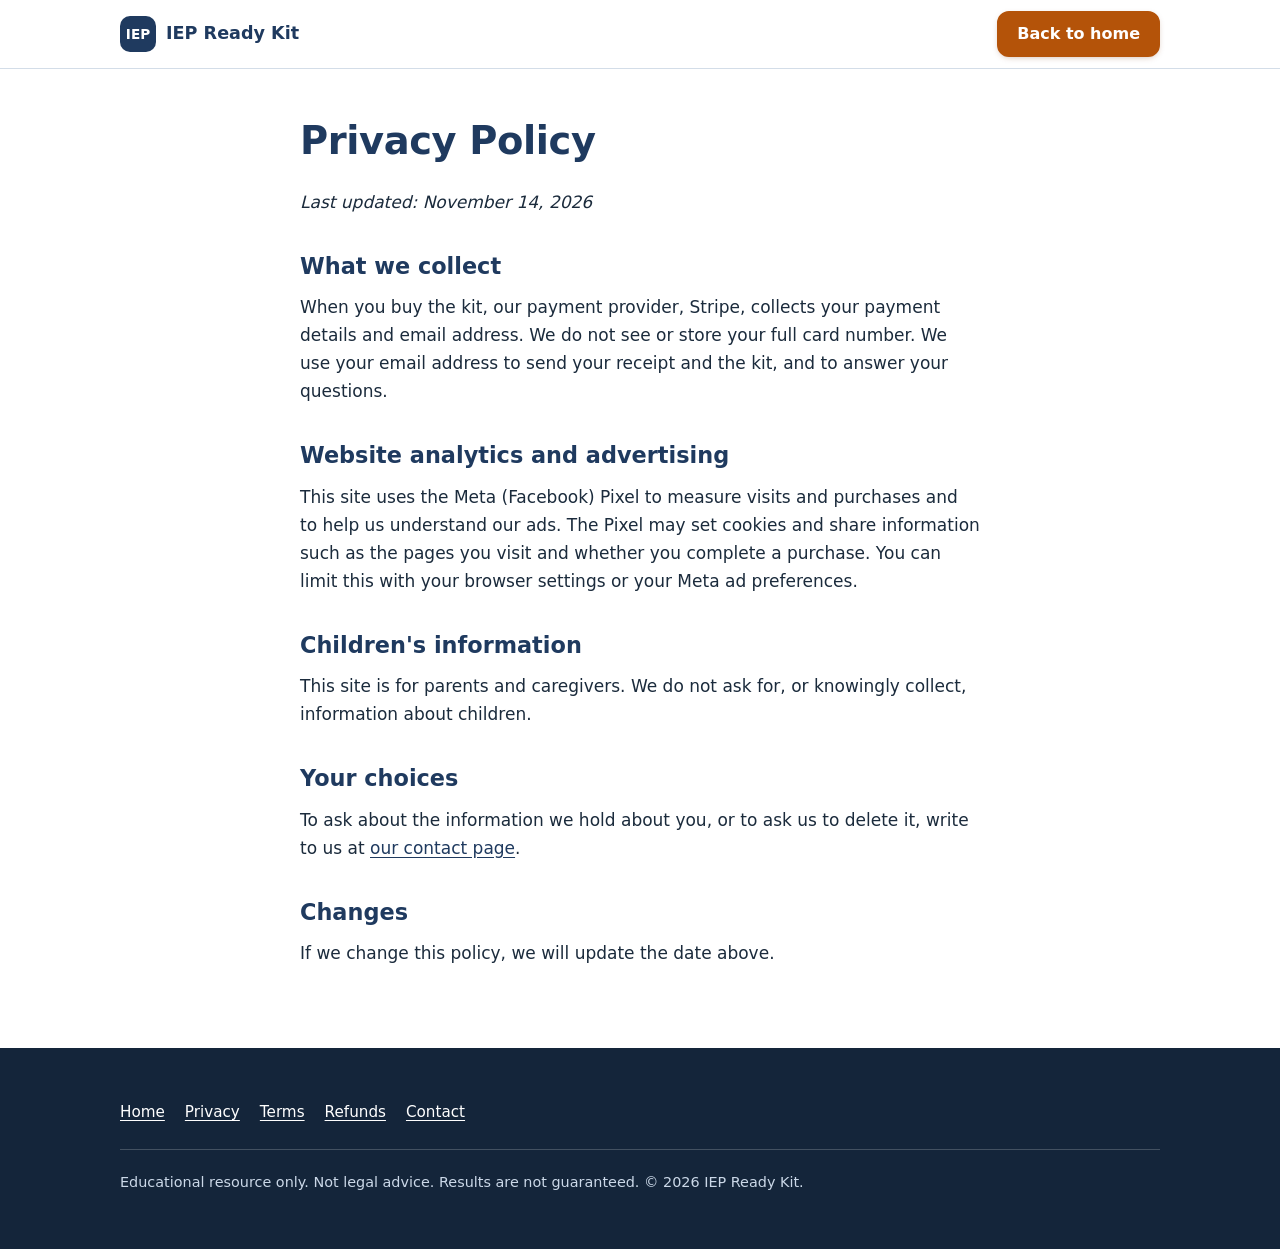
<file: privacy.html>
<!doctype html>
<html lang="en">
<head>
<meta charset="utf-8">
<meta name="viewport" content="width=device-width, initial-scale=1">
<title>Privacy Policy | IEP Ready Kit</title>
<meta name="description" content="How IEP Ready Kit handles your information.">
<link rel="canonical" href="https://iepreadykit.com/privacy.html">
<meta name="theme-color" content="#1F3A5F">
<link rel="icon" href="favicon.svg" type="image/svg+xml">
<meta property="og:type" content="website">
<meta property="og:site_name" content="IEP Ready Kit">
<meta property="og:title" content="Privacy Policy | IEP Ready Kit">
<meta property="og:description" content="How IEP Ready Kit handles your information.">
<meta property="og:url" content="https://iepreadykit.com/privacy.html">
<meta property="og:image" content="https://iepreadykit.com/images/og-image.png">
<meta name="twitter:card" content="summary_large_image">
<link rel="stylesheet" href="styles.css?v=6">
<!-- Meta Pixel Code -->
<script>
!function(f,b,e,v,n,t,s){if(f.fbq)return;n=f.fbq=function(){n.callMethod?
n.callMethod.apply(n,arguments):n.queue.push(arguments)};if(!f._fbq)f._fbq=n;
n.push=n;n.loaded=!0;n.version='2.0';n.queue=[];t=b.createElement(e);t.async=!0;
t.src=v;s=b.getElementsByTagName(e)[0];s.parentNode.insertBefore(t,s)}(window,
document,'script','https://connect.facebook.net/en_US/fbevents.js');
fbq('init','3355007808034064');
fbq('track','PageView');
</script>
<noscript><img height="1" width="1" style="display:none" alt="" src="https://www.facebook.com/tr?id=3355007808034064&ev=PageView&noscript=1"/></noscript>
<!-- End Meta Pixel Code -->
<script>
document.addEventListener('click',function(e){var a=e.target.closest('a[href*="buy.stripe.com"]');if(a&&window.fbq){fbq('track','InitiateCheckout',{value:14.00,currency:'USD',content_name:'IEP Ready Kit'});}});
</script>
</head>
<body>
<a class="skip" href="#main">Skip to main content</a>
<header class="site-header"><div class="wrap">
<a class="logo" href="./" aria-label="IEP Ready Kit, home"><span class="logo-mark" aria-hidden="true">IEP</span><span class="logo-name">IEP Ready Kit</span></a>
<a class="btn btn-small" href="./">Back to home</a>
</div></header>
<main id="main" class="page"><div class="wrap narrow">
<h1>Privacy Policy</h1>

<p><em>Last updated: November 14, 2026</em></p>
<h2>What we collect</h2>
<p>When you buy the kit, our payment provider, Stripe, collects your payment details and email address. We do not see or store your full card number. We use your email address to send your receipt and the kit, and to answer your questions.</p>
<h2>Website analytics and advertising</h2>
<p>This site uses the Meta (Facebook) Pixel to measure visits and purchases and to help us understand our ads. The Pixel may set cookies and share information such as the pages you visit and whether you complete a purchase. You can limit this with your browser settings or your Meta ad preferences.</p>
<h2>Children's information</h2>
<p>This site is for parents and caregivers. We do not ask for, or knowingly collect, information about children.</p>
<h2>Your choices</h2>
<p>To ask about the information we hold about you, or to ask us to delete it, write to us at <a href="contact.html">our contact page</a>.</p>
<h2>Changes</h2>
<p>If we change this policy, we will update the date above.</p>

</div></main>
<footer class="site-footer"><div class="wrap">
<nav aria-label="Footer"><ul class="footer-links">
<li><a href="./">Home</a></li><li><a href="privacy.html">Privacy</a></li><li><a href="terms.html">Terms</a></li><li><a href="refunds.html">Refunds</a></li><li><a href="contact.html">Contact</a></li>
</ul></nav>
<p class="disclaimer">Educational resource only. Not legal advice. Results are not guaranteed. © 2026 IEP Ready Kit.</p>
</div></footer>
</body>
</html>
</file>
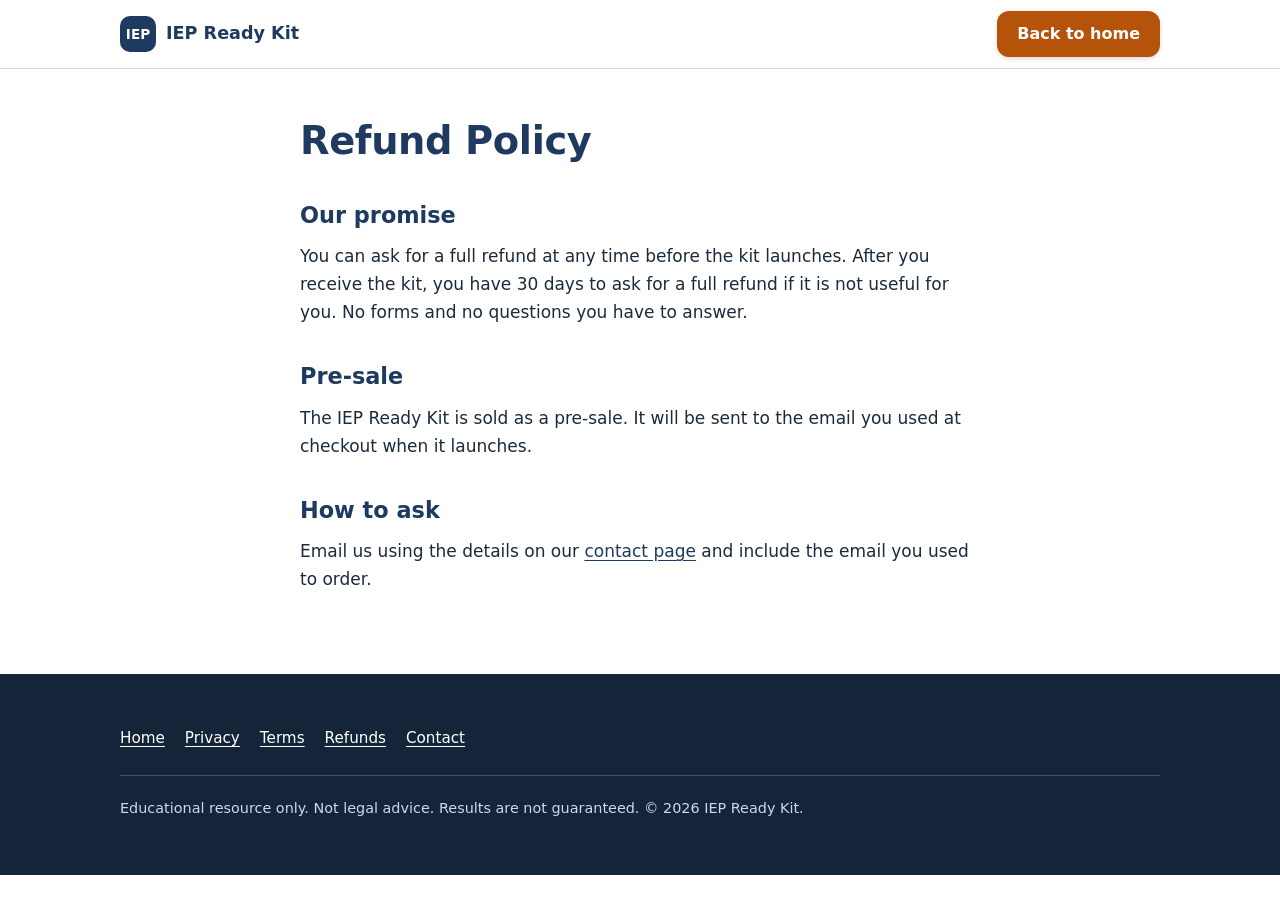
<file: refunds.html>
<!doctype html>
<html lang="en">
<head>
<meta charset="utf-8">
<meta name="viewport" content="width=device-width, initial-scale=1">
<title>Refund Policy | IEP Ready Kit</title>
<meta name="description" content="Refund information for the IEP Ready Kit.">
<link rel="canonical" href="https://iepreadykit.com/refunds.html">
<meta name="theme-color" content="#1F3A5F">
<link rel="icon" href="favicon.svg" type="image/svg+xml">
<meta property="og:type" content="website">
<meta property="og:site_name" content="IEP Ready Kit">
<meta property="og:title" content="Refund Policy | IEP Ready Kit">
<meta property="og:description" content="Refund information for the IEP Ready Kit.">
<meta property="og:url" content="https://iepreadykit.com/refunds.html">
<meta property="og:image" content="https://iepreadykit.com/images/og-image.png">
<meta name="twitter:card" content="summary_large_image">
<link rel="stylesheet" href="styles.css?v=6">
<!-- Meta Pixel Code -->
<script>
!function(f,b,e,v,n,t,s){if(f.fbq)return;n=f.fbq=function(){n.callMethod?
n.callMethod.apply(n,arguments):n.queue.push(arguments)};if(!f._fbq)f._fbq=n;
n.push=n;n.loaded=!0;n.version='2.0';n.queue=[];t=b.createElement(e);t.async=!0;
t.src=v;s=b.getElementsByTagName(e)[0];s.parentNode.insertBefore(t,s)}(window,
document,'script','https://connect.facebook.net/en_US/fbevents.js');
fbq('init','3355007808034064');
fbq('track','PageView');
</script>
<noscript><img height="1" width="1" style="display:none" alt="" src="https://www.facebook.com/tr?id=3355007808034064&ev=PageView&noscript=1"/></noscript>
<!-- End Meta Pixel Code -->
<script>
document.addEventListener('click',function(e){var a=e.target.closest('a[href*="buy.stripe.com"]');if(a&&window.fbq){fbq('track','InitiateCheckout',{value:14.00,currency:'USD',content_name:'IEP Ready Kit'});}});
</script>
</head>
<body>
<a class="skip" href="#main">Skip to main content</a>
<header class="site-header"><div class="wrap">
<a class="logo" href="./" aria-label="IEP Ready Kit, home"><span class="logo-mark" aria-hidden="true">IEP</span><span class="logo-name">IEP Ready Kit</span></a>
<a class="btn btn-small" href="./">Back to home</a>
</div></header>
<main id="main" class="page"><div class="wrap narrow">
<h1>Refund Policy</h1>

<h2>Our promise</h2>
<p>You can ask for a full refund at any time before the kit launches. After you receive the kit, you have 30 days to ask for a full refund if it is not useful for you. No forms and no questions you have to answer.</p>
<h2>Pre-sale</h2>
<p>The IEP Ready Kit is sold as a pre-sale. It will be sent to the email you used at checkout when it launches.</p>
<h2>How to ask</h2>
<p>Email us using the details on our <a href="contact.html">contact page</a> and include the email you used to order.</p>

</div></main>
<footer class="site-footer"><div class="wrap">
<nav aria-label="Footer"><ul class="footer-links">
<li><a href="./">Home</a></li><li><a href="privacy.html">Privacy</a></li><li><a href="terms.html">Terms</a></li><li><a href="refunds.html">Refunds</a></li><li><a href="contact.html">Contact</a></li>
</ul></nav>
<p class="disclaimer">Educational resource only. Not legal advice. Results are not guaranteed. © 2026 IEP Ready Kit.</p>
</div></footer>
</body>
</html>
</file>
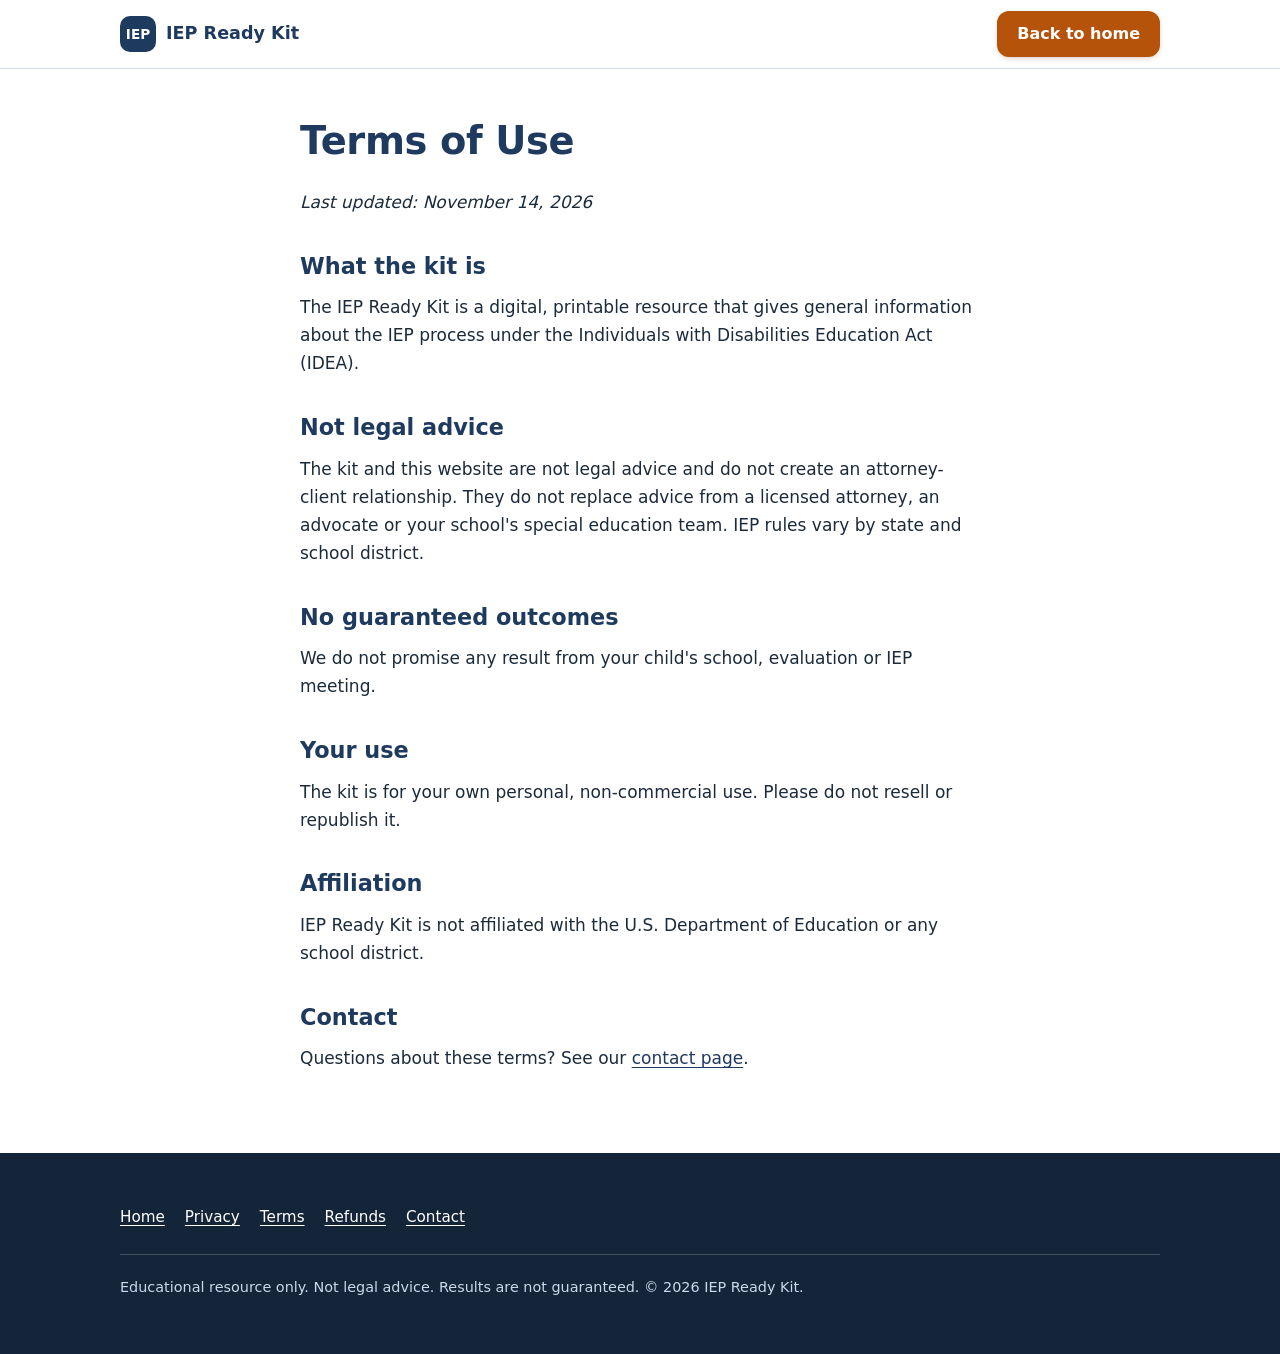
<file: terms.html>
<!doctype html>
<html lang="en">
<head>
<meta charset="utf-8">
<meta name="viewport" content="width=device-width, initial-scale=1">
<title>Terms of Use | IEP Ready Kit</title>
<meta name="description" content="Terms for using the IEP Ready Kit site and product.">
<link rel="canonical" href="https://iepreadykit.com/terms.html">
<meta name="theme-color" content="#1F3A5F">
<link rel="icon" href="favicon.svg" type="image/svg+xml">
<meta property="og:type" content="website">
<meta property="og:site_name" content="IEP Ready Kit">
<meta property="og:title" content="Terms of Use | IEP Ready Kit">
<meta property="og:description" content="Terms for using the IEP Ready Kit site and product.">
<meta property="og:url" content="https://iepreadykit.com/terms.html">
<meta property="og:image" content="https://iepreadykit.com/images/og-image.png">
<meta name="twitter:card" content="summary_large_image">
<link rel="stylesheet" href="styles.css?v=6">
<!-- Meta Pixel Code -->
<script>
!function(f,b,e,v,n,t,s){if(f.fbq)return;n=f.fbq=function(){n.callMethod?
n.callMethod.apply(n,arguments):n.queue.push(arguments)};if(!f._fbq)f._fbq=n;
n.push=n;n.loaded=!0;n.version='2.0';n.queue=[];t=b.createElement(e);t.async=!0;
t.src=v;s=b.getElementsByTagName(e)[0];s.parentNode.insertBefore(t,s)}(window,
document,'script','https://connect.facebook.net/en_US/fbevents.js');
fbq('init','3355007808034064');
fbq('track','PageView');
</script>
<noscript><img height="1" width="1" style="display:none" alt="" src="https://www.facebook.com/tr?id=3355007808034064&ev=PageView&noscript=1"/></noscript>
<!-- End Meta Pixel Code -->
<script>
document.addEventListener('click',function(e){var a=e.target.closest('a[href*="buy.stripe.com"]');if(a&&window.fbq){fbq('track','InitiateCheckout',{value:14.00,currency:'USD',content_name:'IEP Ready Kit'});}});
</script>
</head>
<body>
<a class="skip" href="#main">Skip to main content</a>
<header class="site-header"><div class="wrap">
<a class="logo" href="./" aria-label="IEP Ready Kit, home"><span class="logo-mark" aria-hidden="true">IEP</span><span class="logo-name">IEP Ready Kit</span></a>
<a class="btn btn-small" href="./">Back to home</a>
</div></header>
<main id="main" class="page"><div class="wrap narrow">
<h1>Terms of Use</h1>

<p><em>Last updated: November 14, 2026</em></p>
<h2>What the kit is</h2>
<p>The IEP Ready Kit is a digital, printable resource that gives general information about the IEP process under the Individuals with Disabilities Education Act (IDEA).</p>
<h2>Not legal advice</h2>
<p>The kit and this website are not legal advice and do not create an attorney-client relationship. They do not replace advice from a licensed attorney, an advocate or your school's special education team. IEP rules vary by state and school district.</p>
<h2>No guaranteed outcomes</h2>
<p>We do not promise any result from your child's school, evaluation or IEP meeting.</p>
<h2>Your use</h2>
<p>The kit is for your own personal, non-commercial use. Please do not resell or republish it.</p>
<h2>Affiliation</h2>
<p>IEP Ready Kit is not affiliated with the U.S. Department of Education or any school district.</p>
<h2>Contact</h2>
<p>Questions about these terms? See our <a href="contact.html">contact page</a>.</p>

</div></main>
<footer class="site-footer"><div class="wrap">
<nav aria-label="Footer"><ul class="footer-links">
<li><a href="./">Home</a></li><li><a href="privacy.html">Privacy</a></li><li><a href="terms.html">Terms</a></li><li><a href="refunds.html">Refunds</a></li><li><a href="contact.html">Contact</a></li>
</ul></nav>
<p class="disclaimer">Educational resource only. Not legal advice. Results are not guaranteed. © 2026 IEP Ready Kit.</p>
</div></footer>
</body>
</html>
</file>
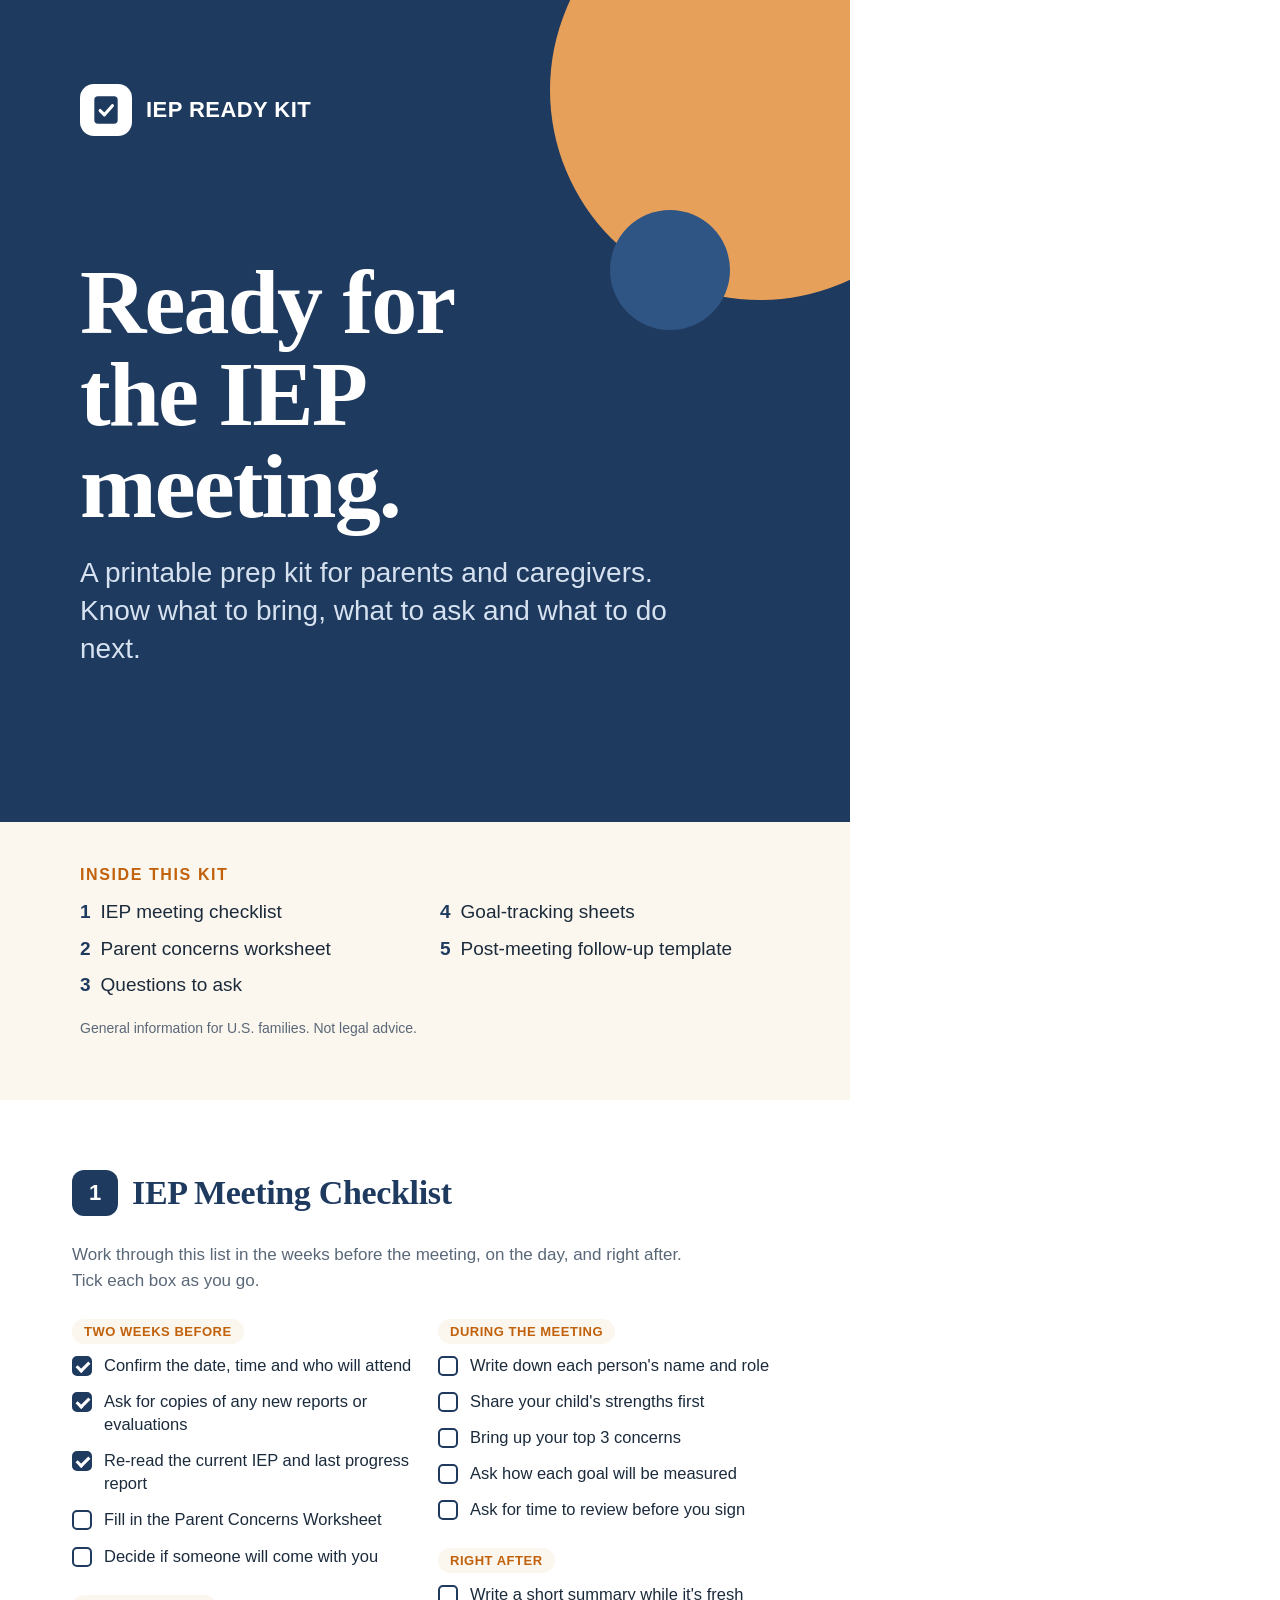
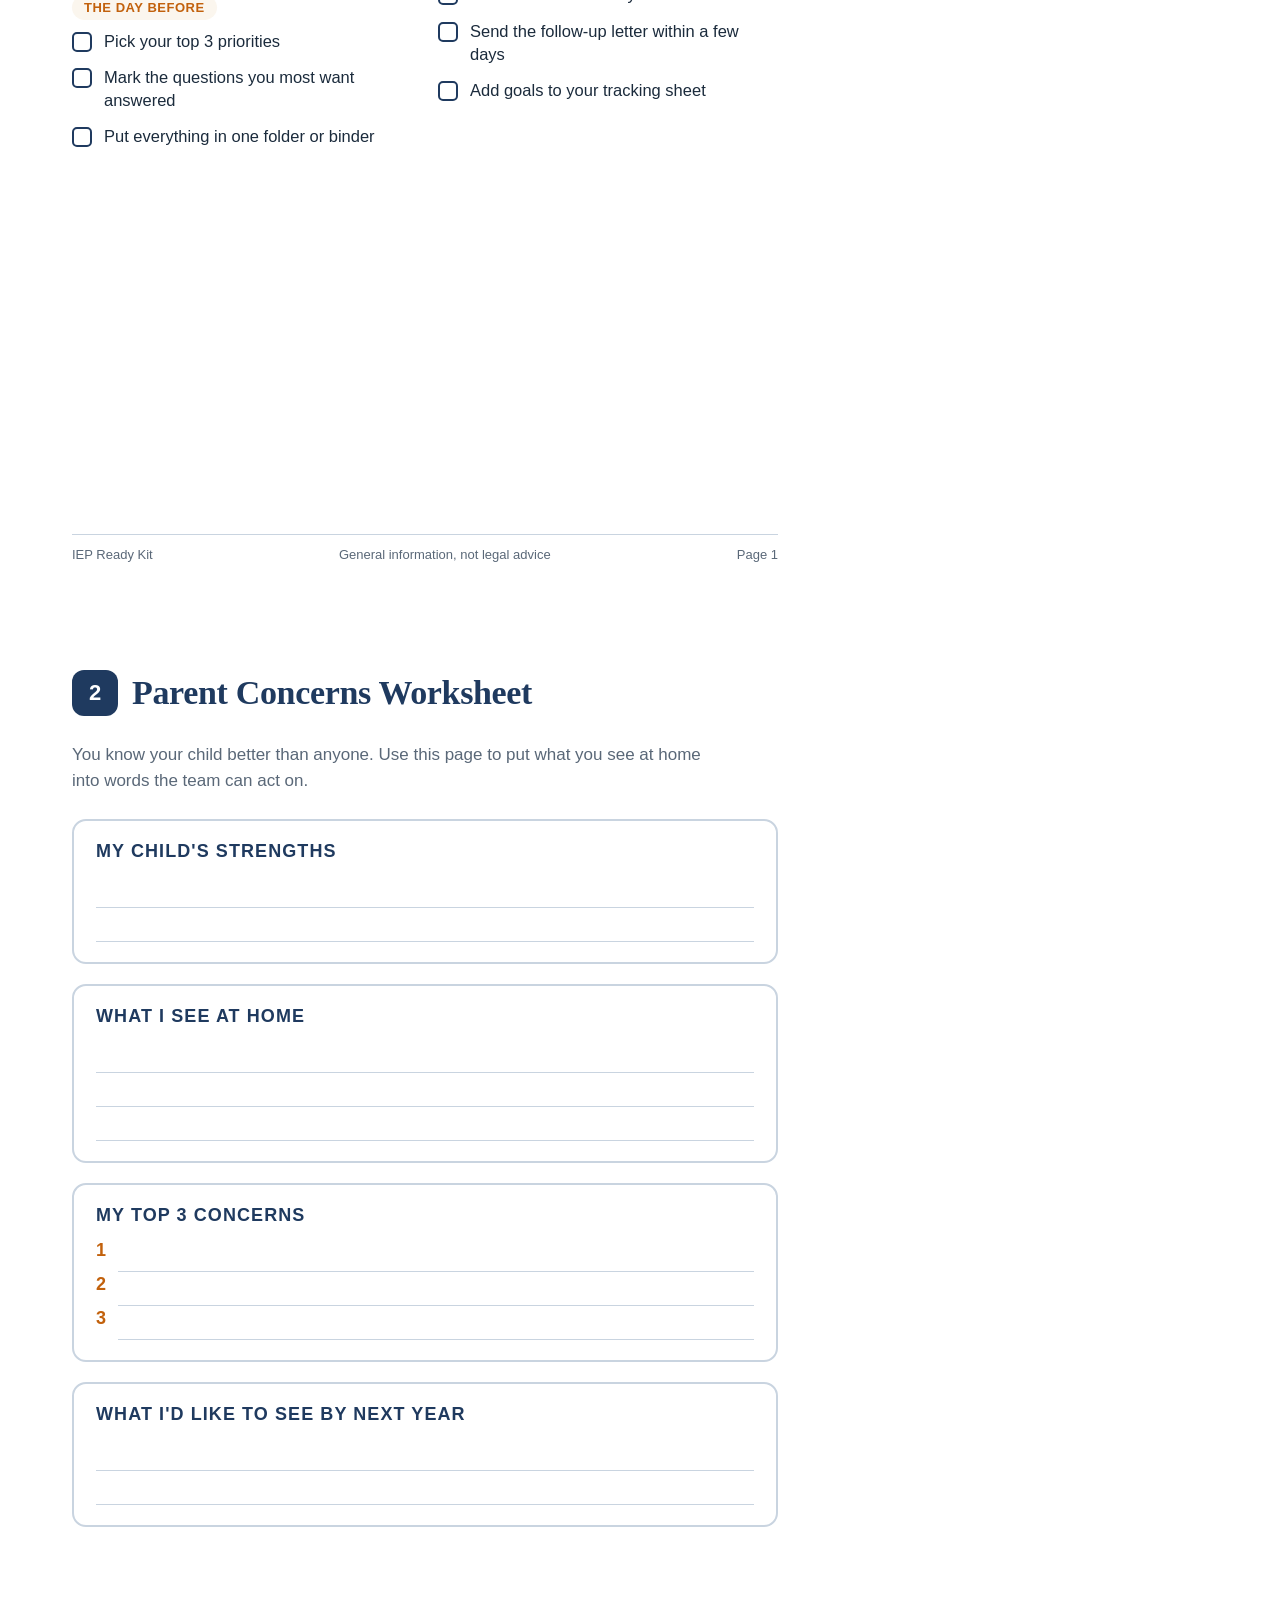
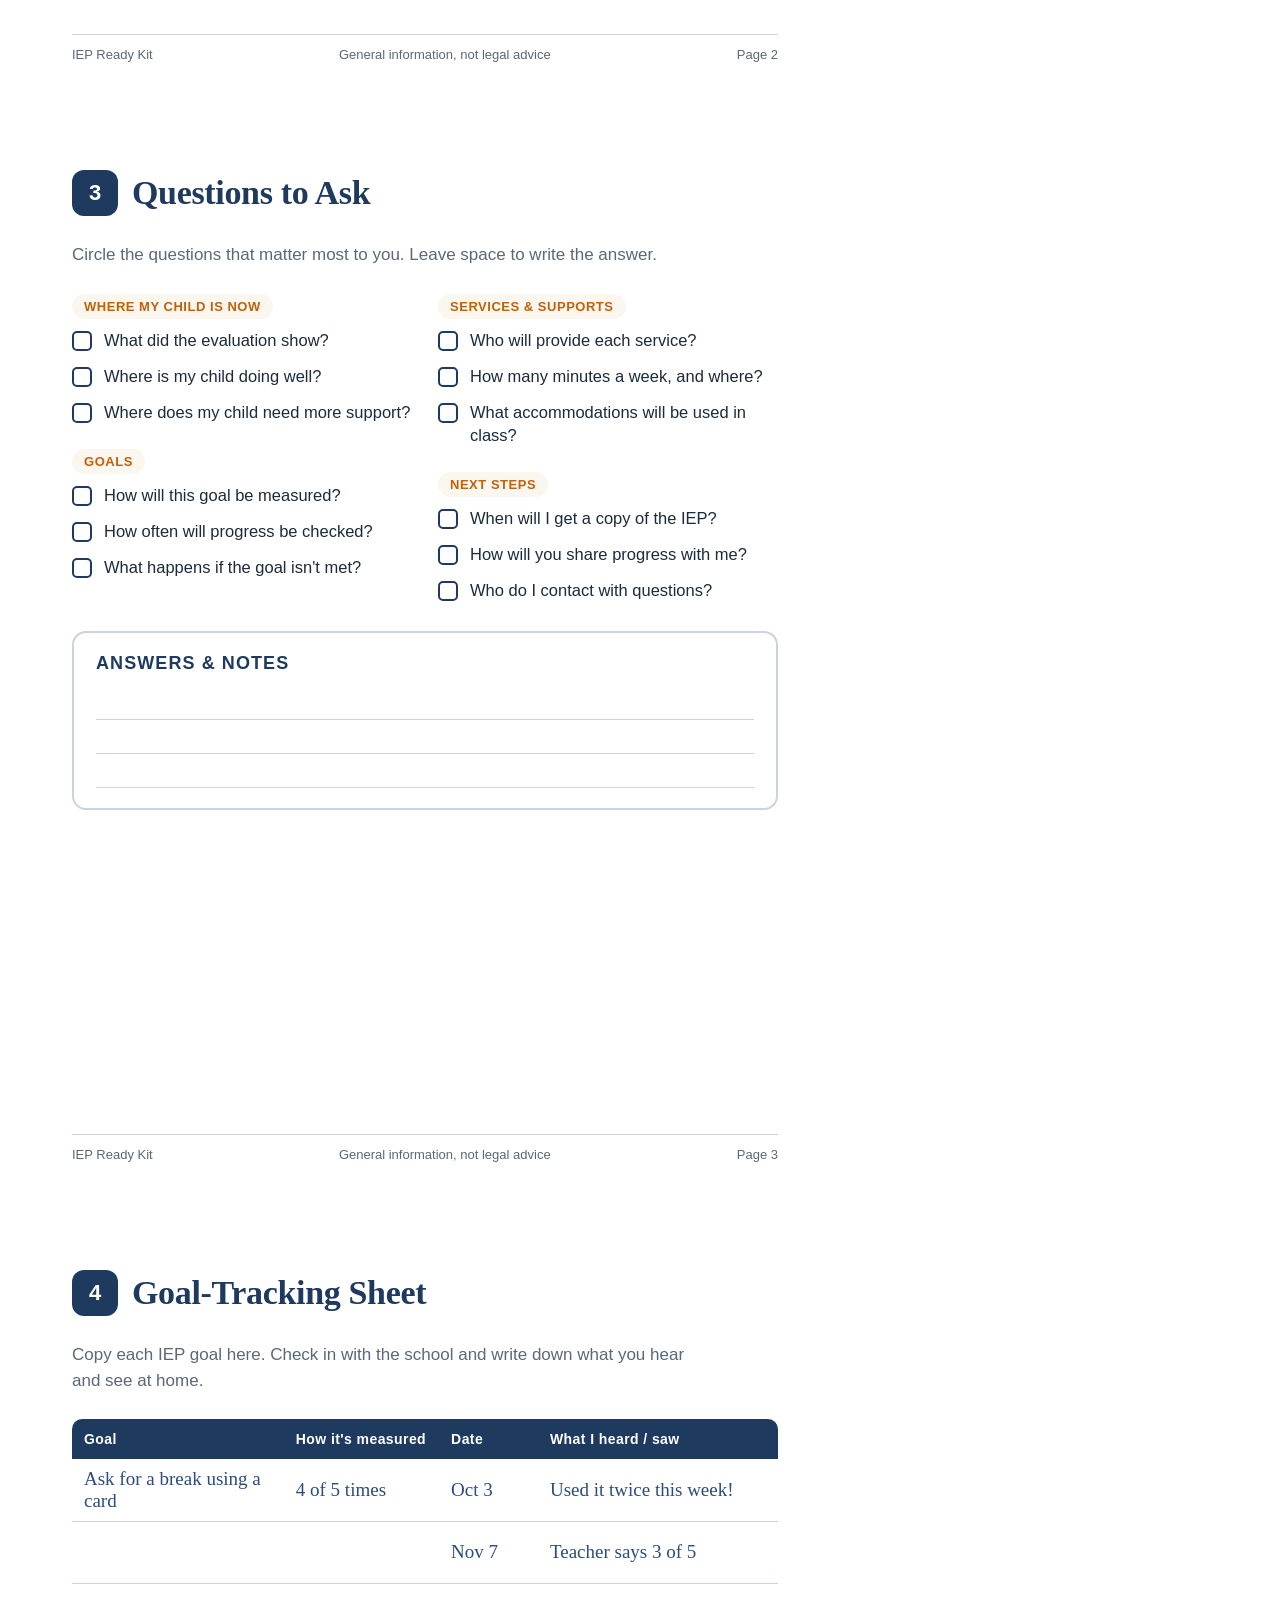
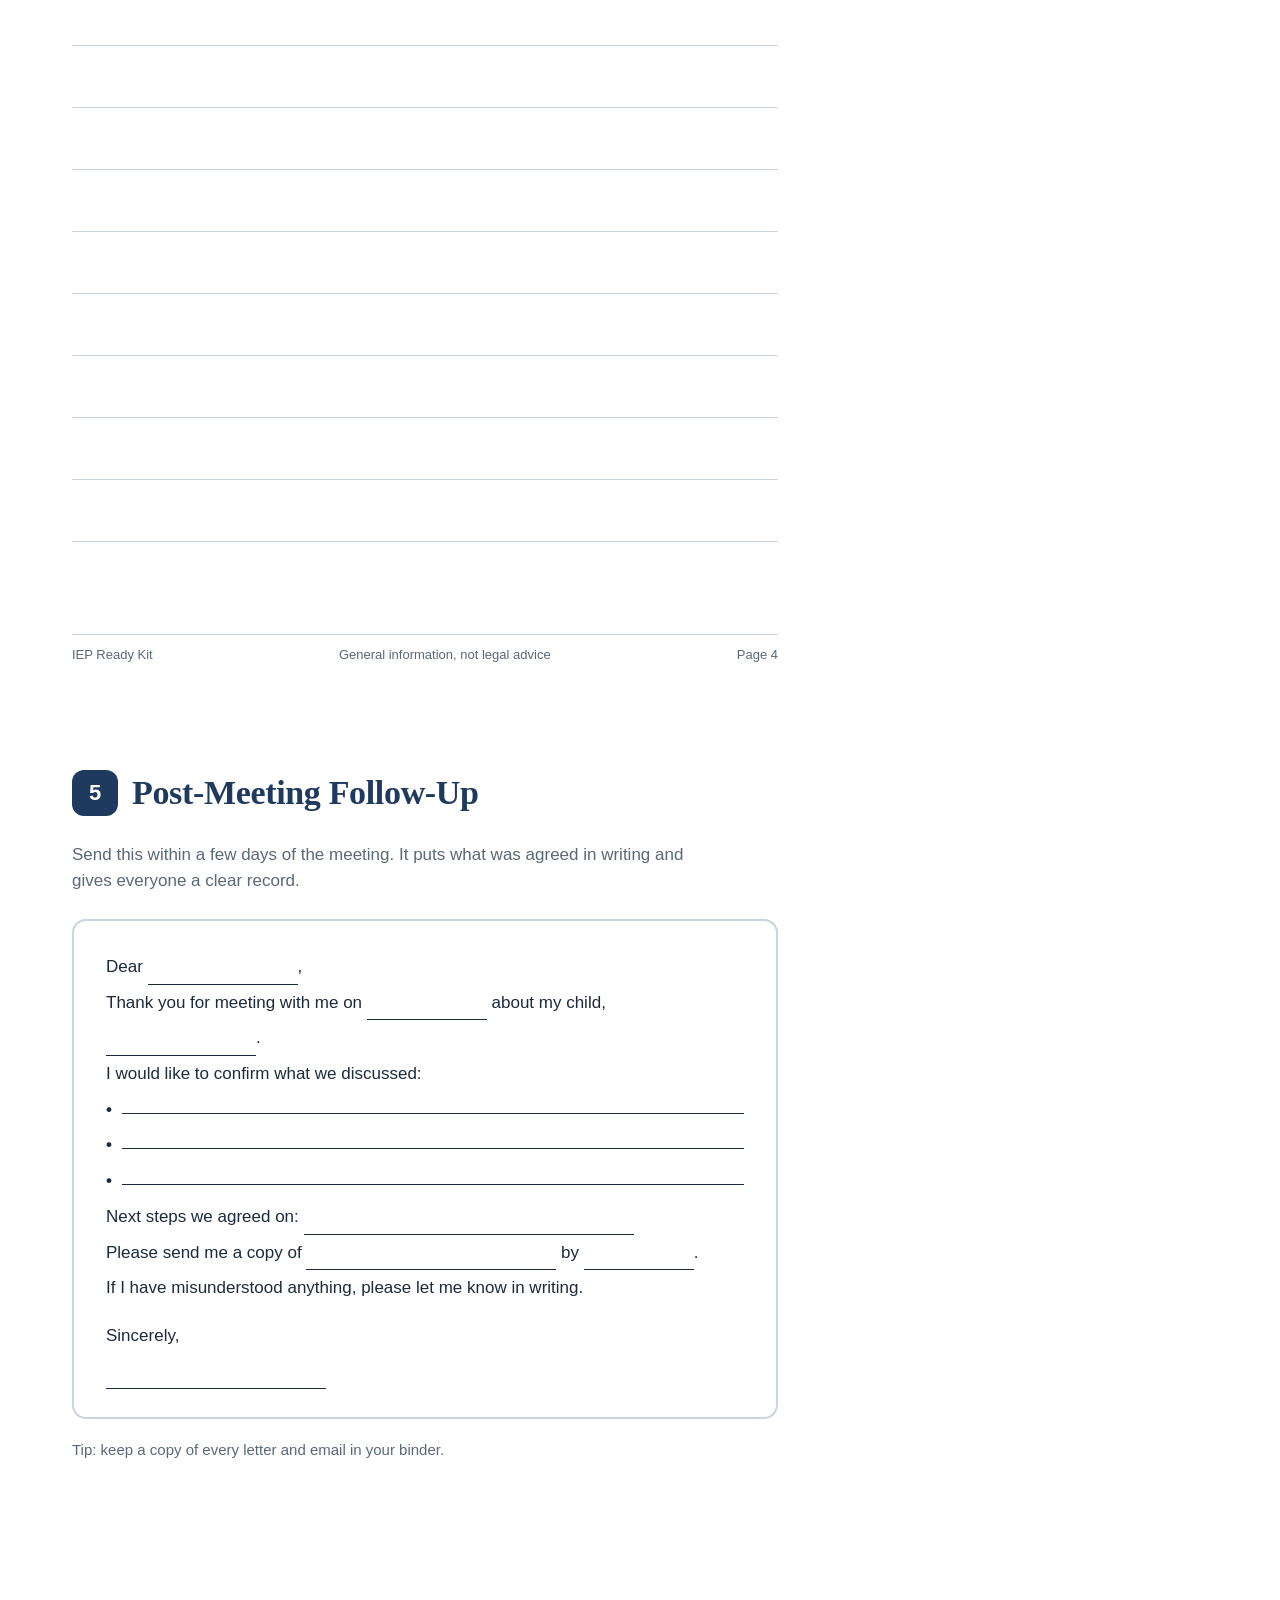
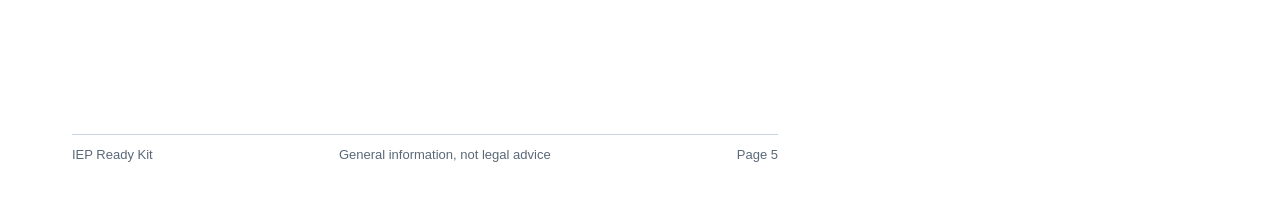
<file: design/kit-pages.html>
<!doctype html>
<html lang="en">
<head>
<meta charset="utf-8">
<meta name="robots" content="noindex,nofollow">
<title>Kit page designs (source for mockups)</title>
<style>
  /* Each .page is US Letter at 100px/inch: 850 x 1100. Rendered to PNG for the site mockups. */
  :root{--navy:#1F3A5F;--ink:#1B2B3C;--muted:#5A6878;--line:#C9D4E0;--soft:#EEF3F8;--cream:#FBF6EE;--orange:#C2610C;--peach:#F2A65A;--green:#2F7A55}
  *{box-sizing:border-box}
  body{margin:0;background:#fff;font-family:-apple-system,"SF Pro Text","Helvetica Neue",Arial,sans-serif;color:var(--ink)}
  .page{width:850px;height:1100px;position:relative;overflow:hidden;background:#fff;padding:70px 72px 90px}
  .serif{font-family:"New York","Iowan Old Style",Georgia,serif}
  .band{display:flex;align-items:center;gap:14px;margin-bottom:26px}
  .num{width:46px;height:46px;border-radius:12px;background:var(--navy);color:#fff;display:grid;place-items:center;font-weight:800;font-size:22px}
  .band h1{margin:0;font-size:34px;color:var(--navy);letter-spacing:-.01em}
  .intro{font-size:17px;color:var(--muted);margin:0 0 26px;line-height:1.5;max-width:640px}
  h2{font-size:18px;color:var(--navy);margin:0 0 12px;text-transform:uppercase;letter-spacing:.06em}
  .box{width:20px;height:20px;border:2.5px solid var(--navy);border-radius:5px;flex:none;margin-top:2px}
  .box.on{background:var(--navy);position:relative}
  .box.on::after{content:"";position:absolute;left:5px;top:1px;width:5px;height:10px;border:solid #fff;border-width:0 3px 3px 0;transform:rotate(45deg)}
  .item{display:flex;gap:12px;font-size:16.5px;line-height:1.4;margin-bottom:13px}
  .lines i{display:block;border-bottom:1.5px solid var(--line);height:34px}
  .card{border:2px solid var(--line);border-radius:14px;padding:20px 22px;margin-bottom:20px}
  .foot{position:absolute;left:72px;right:72px;bottom:38px;display:flex;justify-content:space-between;font-size:13px;color:var(--muted);border-top:1.5px solid var(--line);padding-top:12px}
  .cols{display:grid;grid-template-columns:1fr 1fr;gap:26px}
  .tag{display:inline-block;background:var(--cream);color:var(--orange);font-weight:700;font-size:13px;padding:5px 12px;border-radius:999px;letter-spacing:.04em;text-transform:uppercase;margin-bottom:10px}
  table{width:100%;border-collapse:collapse;font-size:15px}
  th{background:var(--navy);color:#fff;text-align:left;padding:12px 12px;font-size:14px;letter-spacing:.03em}
  th:first-child{border-radius:10px 0 0 0} th:last-child{border-radius:0 10px 0 0}
  td{border-bottom:1.5px solid var(--line);padding:0 12px;height:62px;vertical-align:middle}
  td.ex{color:var(--muted);font-style:italic}
  .hand{font-family:"Bradley Hand","Noteworthy","Segoe Print",cursive;color:#2B4C7E;font-size:19px}
  .blank{display:inline-block;border-bottom:1.5px solid var(--ink);min-width:150px;height:22px;vertical-align:bottom}

  /* Cover */
  .cover{background:var(--navy);color:#fff;padding:0}
  .cover .top{padding:84px 80px 0}
  .cover .mark{display:flex;align-items:center;gap:14px;font-weight:800;font-size:22px;letter-spacing:.02em}
  .cover .mark span{width:52px;height:52px;border-radius:14px;background:#fff;display:grid;place-items:center}
  .cover h1{font-size:92px;line-height:1;margin:120px 0 22px;letter-spacing:-.02em}
  .cover .sub{font-size:28px;line-height:1.35;color:#D6E2F0;max-width:600px;margin:0}
  .cover .peach{position:absolute;right:-120px;top:-120px;width:420px;height:420px;border-radius:50%;background:var(--peach);opacity:.95}
  .cover .soft{position:absolute;right:120px;top:210px;width:120px;height:120px;border-radius:50%;background:#2F5585}
  .cover .bottom{position:absolute;left:0;right:0;bottom:0;background:var(--cream);color:var(--ink);padding:44px 80px 50px}
  .cover .bottom h3{margin:0 0 16px;font-size:16px;text-transform:uppercase;letter-spacing:.1em;color:var(--orange)}
  .cover ul{margin:0;padding:0;list-style:none;columns:2;column-gap:30px;font-size:19px;line-height:1.3}
  .cover li{margin-bottom:12px;break-inside:avoid;display:flex;gap:10px}
  .cover li b{color:var(--navy)}
  .cover .note{margin-top:22px;font-size:14px;color:var(--muted)}
</style>
</head>
<body>

<!-- 0. Cover -->
<section class="page cover" id="p-cover">
  <div class="peach"></div><div class="soft"></div>
  <div class="top">
    <div class="mark"><span><svg width="34" height="34" viewBox="0 0 64 64"><rect x="10" y="6" width="44" height="52" rx="7" fill="#1F3A5F"/><path d="M21 33l8 8 15-17" fill="none" stroke="#fff" stroke-width="6" stroke-linecap="round" stroke-linejoin="round"/></svg></span>IEP READY KIT</div>
    <h1 class="serif">Ready for<br>the IEP<br>meeting.</h1>
    <p class="sub">A printable prep kit for parents and caregivers. Know what to bring, what to ask and what to do next.</p>
  </div>
  <div class="bottom">
    <h3>Inside this kit</h3>
    <ul>
      <li><b>1</b> IEP meeting checklist</li>
      <li><b>2</b> Parent concerns worksheet</li>
      <li><b>3</b> Questions to ask</li>
      <li><b>4</b> Goal-tracking sheets</li>
      <li><b>5</b> Post-meeting follow-up template</li>
    </ul>
    <p class="note">General information for U.S. families. Not legal advice.</p>
  </div>
</section>

<!-- 1. Meeting checklist -->
<section class="page" id="p-checklist">
  <div class="band"><div class="num">1</div><h1 class="serif">IEP Meeting Checklist</h1></div>
  <p class="intro">Work through this list in the weeks before the meeting, on the day, and right after. Tick each box as you go.</p>
  <div class="cols">
    <div>
      <span class="tag">Two weeks before</span>
      <div class="item"><span class="box on"></span>Confirm the date, time and who will attend</div>
      <div class="item"><span class="box on"></span>Ask for copies of any new reports or evaluations</div>
      <div class="item"><span class="box on"></span>Re-read the current IEP and last progress report</div>
      <div class="item"><span class="box"></span>Fill in the Parent Concerns Worksheet</div>
      <div class="item"><span class="box"></span>Decide if someone will come with you</div>
      <span class="tag" style="margin-top:14px">The day before</span>
      <div class="item"><span class="box"></span>Pick your top 3 priorities</div>
      <div class="item"><span class="box"></span>Mark the questions you most want answered</div>
      <div class="item"><span class="box"></span>Put everything in one folder or binder</div>
    </div>
    <div>
      <span class="tag">During the meeting</span>
      <div class="item"><span class="box"></span>Write down each person's name and role</div>
      <div class="item"><span class="box"></span>Share your child's strengths first</div>
      <div class="item"><span class="box"></span>Bring up your top 3 concerns</div>
      <div class="item"><span class="box"></span>Ask how each goal will be measured</div>
      <div class="item"><span class="box"></span>Ask for time to review before you sign</div>
      <span class="tag" style="margin-top:14px">Right after</span>
      <div class="item"><span class="box"></span>Write a short summary while it's fresh</div>
      <div class="item"><span class="box"></span>Send the follow-up letter within a few days</div>
      <div class="item"><span class="box"></span>Add goals to your tracking sheet</div>
    </div>
  </div>
  <div class="foot"><span>IEP Ready Kit</span><span>General information, not legal advice</span><span>Page 1</span></div>
</section>

<!-- 2. Parent concerns worksheet -->
<section class="page" id="p-concerns">
  <div class="band"><div class="num">2</div><h1 class="serif">Parent Concerns Worksheet</h1></div>
  <p class="intro">You know your child better than anyone. Use this page to put what you see at home into words the team can act on.</p>
  <div class="card"><h2>My child's strengths</h2><div class="lines"><i></i><i></i></div></div>
  <div class="card"><h2>What I see at home</h2><div class="lines"><i></i><i></i><i></i></div></div>
  <div class="card">
    <h2>My top 3 concerns</h2>
    <div class="item" style="margin:10px 0 0"><b style="color:var(--orange);font-size:18px">1</b><div class="lines" style="flex:1"><i></i></div></div>
    <div class="item" style="margin:0"><b style="color:var(--orange);font-size:18px">2</b><div class="lines" style="flex:1"><i></i></div></div>
    <div class="item" style="margin:0"><b style="color:var(--orange);font-size:18px">3</b><div class="lines" style="flex:1"><i></i></div></div>
  </div>
  <div class="card"><h2>What I'd like to see by next year</h2><div class="lines"><i></i><i></i></div></div>
  <div class="foot"><span>IEP Ready Kit</span><span>General information, not legal advice</span><span>Page 2</span></div>
</section>

<!-- 3. Questions to ask -->
<section class="page" id="p-questions">
  <div class="band"><div class="num">3</div><h1 class="serif">Questions to Ask</h1></div>
  <p class="intro">Circle the questions that matter most to you. Leave space to write the answer.</p>
  <div class="cols">
    <div>
      <span class="tag">Where my child is now</span>
      <div class="item"><span class="box"></span>What did the evaluation show?</div>
      <div class="item"><span class="box"></span>Where is my child doing well?</div>
      <div class="item"><span class="box"></span>Where does my child need more support?</div>
      <span class="tag" style="margin-top:12px">Goals</span>
      <div class="item"><span class="box"></span>How will this goal be measured?</div>
      <div class="item"><span class="box"></span>How often will progress be checked?</div>
      <div class="item"><span class="box"></span>What happens if the goal isn't met?</div>
    </div>
    <div>
      <span class="tag">Services &amp; supports</span>
      <div class="item"><span class="box"></span>Who will provide each service?</div>
      <div class="item"><span class="box"></span>How many minutes a week, and where?</div>
      <div class="item"><span class="box"></span>What accommodations will be used in class?</div>
      <span class="tag" style="margin-top:12px">Next steps</span>
      <div class="item"><span class="box"></span>When will I get a copy of the IEP?</div>
      <div class="item"><span class="box"></span>How will you share progress with me?</div>
      <div class="item"><span class="box"></span>Who do I contact with questions?</div>
    </div>
  </div>
  <div class="card" style="margin-top:16px"><h2>Answers &amp; notes</h2><div class="lines"><i></i><i></i><i></i></div></div>
  <div class="foot"><span>IEP Ready Kit</span><span>General information, not legal advice</span><span>Page 3</span></div>
</section>

<!-- 4. Goal tracking -->
<section class="page" id="p-goals">
  <div class="band"><div class="num">4</div><h1 class="serif">Goal-Tracking Sheet</h1></div>
  <p class="intro">Copy each IEP goal here. Check in with the school and write down what you hear and see at home.</p>
  <table>
    <thead><tr><th style="width:30%">Goal</th><th style="width:22%">How it's measured</th><th style="width:14%">Date</th><th>What I heard / saw</th></tr></thead>
    <tbody>
      <tr><td class="hand">Ask for a break using a card</td><td class="hand">4 of 5 times</td><td class="hand">Oct 3</td><td class="hand">Used it twice this week!</td></tr>
      <tr><td class="hand"></td><td class="hand"></td><td class="hand">Nov 7</td><td class="hand">Teacher says 3 of 5</td></tr>
      <tr><td></td><td></td><td></td><td></td></tr>
      <tr><td></td><td></td><td></td><td></td></tr>
      <tr><td></td><td></td><td></td><td></td></tr>
      <tr><td></td><td></td><td></td><td></td></tr>
      <tr><td></td><td></td><td></td><td></td></tr>
      <tr><td></td><td></td><td></td><td></td></tr>
      <tr><td></td><td></td><td></td><td></td></tr>
      <tr><td></td><td></td><td></td><td></td></tr>
      <tr><td></td><td></td><td></td><td></td></tr>
    </tbody>
  </table>
  <div class="foot"><span>IEP Ready Kit</span><span>General information, not legal advice</span><span>Page 4</span></div>
</section>

<!-- 5. Follow-up template -->
<section class="page" id="p-followup">
  <div class="band"><div class="num">5</div><h1 class="serif">Post-Meeting Follow-Up</h1></div>
  <p class="intro">Send this within a few days of the meeting. It puts what was agreed in writing and gives everyone a clear record.</p>
  <div class="card" style="font-size:17px;line-height:2.1;padding:28px 32px">
    <p style="margin:0">Dear <span class="blank"></span>,</p>
    <p style="margin:0">Thank you for meeting with me on <span class="blank" style="min-width:120px"></span> about my child, <span class="blank"></span>.</p>
    <p style="margin:0">I would like to confirm what we discussed:</p>
    <div style="display:flex;gap:10px"><b>•</b><span class="blank" style="flex:1"></span></div>
    <div style="display:flex;gap:10px"><b>•</b><span class="blank" style="flex:1"></span></div>
    <div style="display:flex;gap:10px"><b>•</b><span class="blank" style="flex:1"></span></div>
    <p style="margin:0">Next steps we agreed on: <span class="blank" style="min-width:330px"></span></p>
    <p style="margin:0">Please send me a copy of <span class="blank" style="min-width:250px"></span> by <span class="blank" style="min-width:110px"></span>.</p>
    <p style="margin:0">If I have misunderstood anything, please let me know in writing.</p>
    <p style="margin:12px 0 0">Sincerely,</p>
    <p style="margin:0"><span class="blank" style="min-width:220px"></span></p>
  </div>
  <p class="intro" style="font-size:15px">Tip: keep a copy of every letter and email in your binder.</p>
  <div class="foot"><span>IEP Ready Kit</span><span>General information, not legal advice</span><span>Page 5</span></div>
</section>

</body>
</html>
</file>
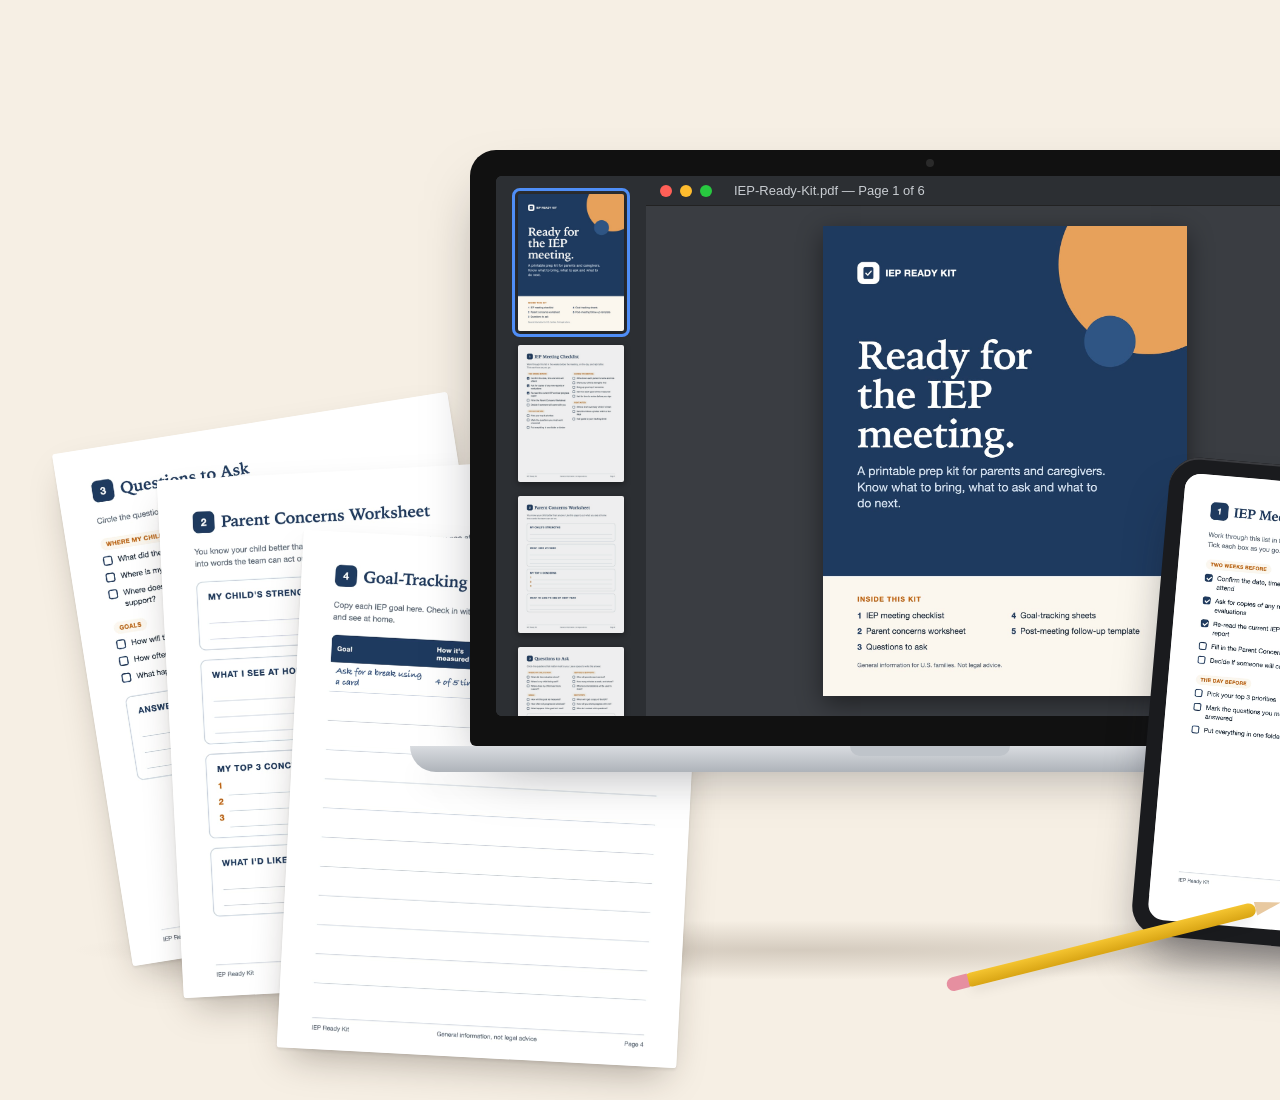
<file: design/mockup-hero.html>
<!doctype html>
<html lang="en">
<head>
<meta charset="utf-8">
<meta name="robots" content="noindex,nofollow">
<title>Hero mockup scene (source)</title>
<style>
  /* Scene is 1600 x 1100. Rendered to an image for the hero. */
  *{box-sizing:border-box}
  body{margin:0;width:1600px;height:1100px;overflow:hidden;background:var(--bg,#F6EFE4);font-family:-apple-system,"Helvetica Neue",Arial,sans-serif}
  .scene{position:relative;width:1600px;height:1100px}
  .floor{position:absolute;left:60px;right:60px;bottom:120px;height:60px;border-radius:50%;background:radial-gradient(ellipse at center,rgba(60,40,20,.18),rgba(60,40,20,0) 70%)}
  .paper{position:absolute;background:#fff;box-shadow:0 2px 3px rgba(0,0,0,.08),0 18px 38px -12px rgba(40,30,20,.35);border-radius:3px;overflow:hidden}
  .paper img{display:block;width:100%;height:auto}

  /* MacBook */
  .mac{position:absolute;left:470px;top:150px;width:920px}
  .lid{position:relative;background:#111;border-radius:26px 26px 6px 6px;padding:26px 26px 30px;box-shadow:0 30px 60px -20px rgba(20,20,30,.5)}
  .lid::before{content:"";position:absolute;left:50%;top:9px;width:8px;height:8px;border-radius:50%;background:#2a2a2a;transform:translateX(-50%)}
  .screen{height:540px;border-radius:6px;overflow:hidden;background:#3A3D42;display:flex}
  .side{width:150px;background:#2C2F33;padding:18px 22px;display:flex;flex-direction:column;gap:14px}
  .side img{width:100%;border-radius:2px;box-shadow:0 2px 6px rgba(0,0,0,.4);opacity:.92}
  .side img.sel{outline:3px solid #4F8EF7;outline-offset:3px;opacity:1}
  .view{flex:1;display:flex;flex-direction:column}
  .bar{height:38px;background:#2C2F33;border-bottom:1px solid #222;display:flex;align-items:center;gap:8px;padding:0 14px;color:#C9CDD2;font-size:13px}
  .bar i{width:12px;height:12px;border-radius:50%;display:block}
  .doc{flex:1;display:grid;place-items:center;padding:20px}
  .doc img{height:470px;box-shadow:0 8px 24px rgba(0,0,0,.45)}
  .base{position:relative;height:26px;margin:0 -60px;background:linear-gradient(#D9DCE0,#AEB3B9);border-radius:0 0 30px 30px;box-shadow:0 20px 30px -12px rgba(20,20,30,.45)}
  .base::before{content:"";position:absolute;left:50%;top:0;width:160px;height:10px;background:#BFC4CA;border-radius:0 0 12px 12px;transform:translateX(-50%)}

  /* iPad */
  .ipad{position:absolute;left:1150px;top:470px;width:360px;height:480px;background:#1A1B1E;border-radius:30px;padding:16px;transform:rotate(5deg);box-shadow:0 2px 0 #3a3b3f inset,0 34px 50px -18px rgba(20,20,30,.6)}
  .ipad .disp{width:100%;height:100%;background:#fff;border-radius:16px;overflow:hidden}
  .ipad img{width:100%;display:block}

  /* Pencil */
  .pencil{position:absolute;left:960px;top:938px;width:300px;height:14px;border-radius:7px;background:linear-gradient(#F4C430,#D9A514);transform:rotate(-14deg);box-shadow:0 8px 12px -6px rgba(0,0,0,.35)}
  .pencil::before{content:"";position:absolute;right:-26px;top:0;border-left:26px solid #E8C9A0;border-top:7px solid transparent;border-bottom:7px solid transparent}
  .pencil::after{content:"";position:absolute;left:-18px;top:0;width:22px;height:14px;border-radius:7px 0 0 7px;background:#E68FA0}
</style>
</head>
<body>
<div class="scene">
  <div class="floor"></div>
  <!-- printed pages, back to front -->
  <div class="paper" style="left:90px;top:420px;width:400px;transform:rotate(-9deg)"><img src="../images/kit/questions-1200.jpg" alt=""></div>
  <div class="paper" style="left:170px;top:470px;width:400px;transform:rotate(-3deg)"><img src="../images/kit/concerns-1200.jpg" alt=""></div>
  <div class="paper" style="left:290px;top:540px;width:400px;transform:rotate(3deg)"><img src="../images/kit/goals-1200.jpg" alt=""></div>

  <div class="mac">
    <div class="lid">
      <div class="screen">
        <div class="side">
          <img class="sel" src="../images/kit/cover-600.jpg" alt="">
          <img src="../images/kit/checklist-600.jpg" alt="">
          <img src="../images/kit/concerns-600.jpg" alt="">
          <img src="../images/kit/questions-600.jpg" alt="">
        </div>
        <div class="view">
          <div class="bar"><i style="background:#FF5F57"></i><i style="background:#FEBC2E"></i><i style="background:#28C840"></i><span style="margin-left:14px">IEP-Ready-Kit.pdf — Page 1 of 6</span></div>
          <div class="doc"><img src="../images/kit/cover-1200.jpg" alt=""></div>
        </div>
      </div>
    </div>
    <div class="base"></div>
  </div>

  <div class="ipad"><div class="disp"><img src="../images/kit/checklist-1200.jpg" alt=""></div></div>
  <div class="pencil"></div>
</div>
</body>
</html>
</file>
<file: styles.css>
/* IEP Ready Kit — shared styles. Mobile-first. System fonts (no external requests). */
:root{
  --ink:#1B2B3C;          /* body text, ~14:1 on white */
  --muted:#46566A;        /* secondary text, ~7:1 on white */
  --navy:#1F3A5F;         /* headings, links */
  --accent:#B45309;       /* button, white text ~5:1 */
  --accent-hover:#963F06;
  --soft:#F2F7FA;         /* light blue-gray section */
  --sand:#FBF6EE;         /* warm section */
  --line:#D3DDE8;
  --white:#fff;
  --focus:#0B5FFF;
  --radius:16px;
  --font:system-ui,-apple-system,"Segoe UI",Roboto,"Helvetica Neue",Arial,sans-serif;
}
*,*::before,*::after{box-sizing:border-box}
html{-webkit-text-size-adjust:100%;scroll-behavior:smooth}
body{margin:0;font-family:var(--font);font-size:1.0625rem;line-height:1.65;color:var(--ink);background:var(--white)}
img,svg{max-width:100%;height:auto}
h1,h2,h3{color:var(--navy);line-height:1.25;margin:0 0 .6em}
h1{font-size:clamp(2rem,6vw,3rem);letter-spacing:-.01em}
h2{font-size:clamp(1.6rem,4.2vw,2.15rem)}
h3{font-size:1.2rem}
p{margin:0 0 1em}
a{color:var(--navy);text-underline-offset:3px}
a:hover{color:var(--accent-hover)}
ul{padding-left:1.2em;margin:0 0 1em}
li{margin-bottom:.4em}

/* Focus — always visible, never removed */
:focus-visible{outline:3px solid var(--focus);outline-offset:3px;border-radius:4px}

.skip{position:absolute;left:-999px;top:8px;background:var(--navy);color:#fff;padding:12px 18px;border-radius:8px;z-index:100;text-decoration:none;font-weight:600}
.skip:focus{left:8px}

.wrap{width:100%;max-width:1080px;margin:0 auto;padding:0 20px}
.narrow{max-width:720px}
section{padding:56px 0}
.bg-soft{background:var(--soft)}
.bg-sand{background:var(--sand)}
.eyebrow{display:inline-block;font-size:.875rem;font-weight:700;letter-spacing:.06em;text-transform:uppercase;color:var(--navy);background:#E3ECF5;padding:6px 14px;border-radius:999px;margin-bottom:16px}
.lead{font-size:1.2rem;color:var(--muted)}
.center{text-align:center}
.section-head{max-width:700px;margin:0 auto 36px;text-align:center}
.section-head p{color:var(--muted)}

/* Header */
.site-header{border-bottom:1px solid var(--line);background:var(--white)}
.site-header .wrap{display:flex;align-items:center;justify-content:space-between;gap:12px;min-height:68px}
.logo{display:flex;align-items:center;gap:10px;font-weight:800;color:var(--navy);text-decoration:none;font-size:1.1rem}
.logo-mark{display:grid;place-items:center;width:36px;height:36px;border-radius:10px;background:var(--navy);color:#fff;font-size:.85rem;font-weight:800}
.header-nav{display:none}
.header-nav a{margin-right:20px;text-decoration:none;font-weight:600}
.header-nav a:hover{text-decoration:underline}

/* Buttons — subtle lift, pressed state, short transitions */
.btn{display:inline-flex;align-items:center;justify-content:center;min-height:52px;padding:14px 28px;border-radius:12px;border:2px solid var(--accent);background:var(--accent);color:#fff;font:inherit;font-weight:700;font-size:1.1rem;text-decoration:none;cursor:pointer;box-shadow:0 2px 6px -2px rgba(120,53,15,.35);transition:transform .2s ease,box-shadow .2s ease,background-color .2s ease}
.btn:hover{background:var(--accent-hover);border-color:var(--accent-hover);color:#fff;transform:translateY(-2px);box-shadow:0 10px 20px -8px rgba(120,53,15,.45)}
.btn:active{transform:translateY(0);box-shadow:0 2px 6px -2px rgba(120,53,15,.35)}
.btn-small{min-height:44px;padding:8px 18px;font-size:1rem}
.btn-block{width:100%}

/* Hero */
.hero{padding:40px 0 56px;background:linear-gradient(180deg,var(--soft),var(--white))}
.hero-grid{display:grid;grid-template-columns:minmax(0,1fr);gap:32px;align-items:center}
.hero-grid>*{min-width:0}
.hero .lead{margin:0 0 24px}
.hero-notes{list-style:none;padding:0;margin:16px 0 0;color:var(--muted);font-size:.95rem}
.hero-notes li{margin-bottom:4px}
.hero-art{width:100%;max-width:460px;height:auto;margin:0 auto}
.mini-disclaimer{font-size:.9rem;color:var(--muted);margin-top:14px}

/* Cards & grids */
.grid{display:grid;gap:18px}
.card{background:var(--white);border:1px solid var(--line);border-radius:var(--radius);padding:24px}
.card p{color:var(--muted);margin-bottom:0}
.icon{display:inline-grid;place-items:center;width:48px;height:48px;border-radius:14px;background:#E3ECF5;color:var(--navy);margin-bottom:14px}
.icon svg{width:26px;height:26px;fill:none;stroke:currentColor;stroke-width:1.8;stroke-linecap:round;stroke-linejoin:round}
.callout{border-left:5px solid var(--navy);background:var(--soft);padding:16px 20px;border-radius:0 12px 12px 0;margin:24px 0}
.callout p:last-child{margin-bottom:0}
.two-col{display:grid;gap:18px}
.checks,.crosses{list-style:none;padding:0}
.checks li,.crosses li{position:relative;padding-left:30px}
.checks li::before{content:"✓";position:absolute;left:0;color:#0F6B3F;font-weight:800}
.crosses li::before{content:"–";position:absolute;left:4px;color:var(--muted);font-weight:800}

/* Steps */
.steps{list-style:none;padding:0;display:grid;gap:18px;counter-reset:s}
.steps li{counter-increment:s;background:var(--white);border:1px solid var(--line);border-radius:var(--radius);padding:22px 22px 22px 74px;position:relative;margin:0}
.steps li::before{content:counter(s);position:absolute;left:20px;top:20px;width:38px;height:38px;border-radius:50%;background:var(--navy);color:#fff;font-weight:800;display:grid;place-items:center}
.steps h3{margin-bottom:.2em}
.steps p{margin:0;color:var(--muted)}

/* Price */
.price-card{max-width:520px;margin:0 auto;background:var(--white);border:2px solid var(--navy);border-radius:24px;padding:32px 24px;text-align:center}
.price{font-size:3.5rem;font-weight:800;color:var(--navy);line-height:1;margin:8px 0}
.price small{font-size:1.4rem;vertical-align:top;margin-right:2px}
.price-note{color:var(--muted);font-size:.95rem}
.price-card .checks{text-align:left;margin:20px 0 24px}

/* Placeholder (must be replaced before launch) */
.placeholder{border:2px dashed #8A6D1F;background:#FFF9E6;border-radius:var(--radius);padding:24px;text-align:center;color:#4A3A07}

/* FAQ */
.faq{max-width:760px;margin:0 auto;display:grid;gap:12px}
details{background:var(--white);border:1px solid var(--line);border-radius:14px;padding:0 20px}
summary{cursor:pointer;padding:16px 0;font-weight:700;color:var(--navy);list-style:none;display:flex;justify-content:space-between;gap:16px;align-items:center;min-height:44px}
summary::-webkit-details-marker{display:none}
summary::after{content:"+";font-size:1.5rem;line-height:1;flex:none}
details[open] summary::after{content:"–"}
details>div{padding:0 0 12px;color:var(--muted)}
details>div p:last-child{margin-bottom:0}

/* Resources */
.links{list-style:none;padding:0;display:grid;gap:12px}
.links li{margin:0}
.links a{display:block;padding:16px 18px;border:1px solid var(--line);border-radius:12px;background:var(--white);font-weight:600;text-decoration:none}
.links a:hover{border-color:var(--navy);text-decoration:underline}
.links span{display:block;font-weight:400;color:var(--muted);font-size:.95rem}

/* Footer */
.site-footer{background:#14253A;color:#CBD8E8;padding:40px 0;font-size:.95rem}
.site-footer a{color:#fff}
.site-footer :focus-visible{outline-color:#FFD79A}
.footer-links{display:flex;flex-wrap:wrap;gap:8px 20px;margin:12px 0 24px;padding:0;list-style:none}
.footer-links li{margin:0}
.disclaimer{border-top:1px solid rgba(255,255,255,.2);padding-top:20px;font-size:.9rem;line-height:1.7}

/* Simple pages (legal, thank-you, 404) */
.page{padding:48px 0 64px}
.page h1{font-size:clamp(1.8rem,5vw,2.4rem)}
.page h2{font-size:1.4rem;margin-top:1.6em}
.notice{background:#FFF9E6;border:1px solid #D9B85A;border-radius:12px;padding:14px 18px;color:#4A3A07;margin:20px 0}
.thanks{min-height:60vh;display:grid;place-items:center;padding:40px 20px}
.thanks .card{max-width:560px;text-align:center;padding:36px 28px}

@media (min-width:768px){
  section{padding:80px 0}
  .header-nav{display:block}
  .hero{padding:64px 0 80px}
  .hero-grid{grid-template-columns:minmax(0,1.1fr) minmax(0,.9fr);gap:48px}
  .grid-2,.two-col{grid-template-columns:1fr 1fr}
  .grid-3{grid-template-columns:repeat(3,1fr)}
  .grid-4{grid-template-columns:repeat(2,1fr)}
  .steps{grid-template-columns:repeat(3,1fr)}
  .price-card{padding:40px}
}
@media (min-width:1100px){
  .grid-4{grid-template-columns:repeat(4,1fr)}
}
@media (max-width:480px){
  .hero .btn{width:100%}
  .logo-name{display:none}
}
@media (prefers-reduced-motion:reduce){
  html{scroll-behavior:auto}
  *,*::before,*::after{transition:none!important;animation:none!important}
  .btn:hover{transform:none}
}

.sr-only{position:absolute;width:1px;height:1px;margin:-1px;padding:0;overflow:hidden;clip:rect(0,0,0,0);white-space:nowrap;border:0}

/* ===== v4 additions ===== */
.site-header{position:sticky;top:0;z-index:20}
html{scroll-padding-top:84px}
.hero{background:#F6EFE4;padding:32px 0 8px;overflow:hidden}
.hero-grid{grid-template-columns:minmax(0,1fr)}
.hero-grid>*{min-width:0}
.hero h1{font-size:clamp(2rem,6.4vw,2.9rem)}
.hero .lead{color:#3B4B5E}
.trust-row{list-style:none;padding:0;margin:18px 0 0;display:grid;gap:8px;font-size:.98rem;color:#2C3E52}
.trust-row li{display:flex;gap:10px;align-items:flex-start;margin:0}
.trust-row svg{flex:none;width:22px;height:22px;margin-top:1px;color:#0F6B3F}
.hero-mock{display:block;width:100%;height:auto;margin:8px auto 0}
.pre-note{font-size:.88rem;color:var(--muted);margin-top:12px}

.split{display:grid;gap:28px;align-items:center}
.split>*{min-width:0}
.photo{position:relative;border-radius:var(--radius);overflow:hidden;background:#E9DCC7;margin:0}
.photo img{display:block;width:100%;height:auto}
.img-tag{position:absolute;left:12px;bottom:12px;background:rgba(20,37,58,.88);color:#fff;font-size:.78rem;font-weight:600;padding:4px 10px;border-radius:999px}
.feel{list-style:none;padding:0;margin:0 0 1em}
.feel li{position:relative;padding:14px 16px 14px 46px;background:var(--white);border:1px solid var(--line);border-radius:12px;margin-bottom:10px}
.feel li::before{content:"";position:absolute;left:16px;top:18px;width:16px;height:16px;border-radius:50%;border:2.5px solid #B45309}
.relief li::before{border:0;background:#0F6B3F;-webkit-mask:url("data:image/svg+xml,%3Csvg xmlns='http://www.w3.org/2000/svg' viewBox='0 0 24 24'%3E%3Cpath d='M5 12.5l4.5 4.5L19 7.5' fill='none' stroke='black' stroke-width='3.2' stroke-linecap='round' stroke-linejoin='round'/%3E%3C/svg%3E") center/16px no-repeat;mask:url("data:image/svg+xml,%3Csvg xmlns='http://www.w3.org/2000/svg' viewBox='0 0 24 24'%3E%3Cpath d='M5 12.5l4.5 4.5L19 7.5' fill='none' stroke='black' stroke-width='3.2' stroke-linecap='round' stroke-linejoin='round'/%3E%3C/svg%3E") center/16px no-repeat;width:20px;height:20px;top:16px;left:14px}

.inside-grid{display:grid;gap:22px}
.piece{background:var(--white);border:1px solid var(--line);border-radius:18px;overflow:hidden;display:flex;flex-direction:column;transition:transform .2s ease,box-shadow .2s ease,border-color .2s ease}
.piece:hover{transform:translateY(-2px);border-color:var(--navy);box-shadow:0 14px 28px -18px rgba(31,58,95,.55)}
.piece .sheet{background:linear-gradient(180deg,#F2F6FA,#E6EDF5);padding:22px 22px 0;height:250px;overflow:hidden;display:flex;justify-content:center}
.piece .sheet img{width:78%;max-width:250px;height:auto;align-self:flex-start;border-radius:3px 3px 0 0;box-shadow:0 10px 26px -10px rgba(31,58,95,.45)}
.piece .body{padding:20px 22px 24px}
.piece .num{display:inline-grid;place-items:center;width:28px;height:28px;border-radius:8px;background:var(--navy);color:#fff;font-weight:800;font-size:.9rem;margin-right:8px;vertical-align:middle}
.piece h3{display:inline;vertical-align:middle;margin:0}
.piece p{color:var(--muted);margin:10px 0 0}
.piece .use{font-size:.95rem;color:#2C3E52;margin-top:10px}
.piece .use b{color:var(--navy)}

.offer{max-width:560px;margin:0 auto;background:var(--white);border:2px solid var(--navy);border-radius:24px;padding:32px 24px;text-align:center}
.offer .price{font-size:3.6rem;font-weight:800;color:var(--navy);line-height:1;margin:6px 0 4px}
.offer .price small{font-size:1.4rem;vertical-align:top}
.offer .checks{text-align:left;margin:20px 0 24px}
.anchor{color:#2C3E52;font-size:1rem;margin:6px 0 0}
.guarantee{display:flex;gap:16px;align-items:flex-start;text-align:left;background:#EEF6F1;border:1px solid #B9DCC8;border-radius:16px;padding:18px 20px;margin-top:22px}
.guarantee svg{flex:none;width:40px;height:40px;color:#0F6B3F}
.guarantee p{margin:0;color:#21382B}
.guarantee strong{color:#0F4D2E}

@media (min-width:768px){
  .hero{padding:56px 0 40px}
  .hero-mock{max-width:680px}
  .split{grid-template-columns:minmax(0,1fr) minmax(0,1fr);gap:56px}
  .split.rev>.photo,.split.rev>figure{order:2}
  .inside-grid{grid-template-columns:repeat(2,1fr)}
  .offer{padding:40px}
}
@media (min-width:1100px){
  .hero{overflow:hidden}
  .inside-grid{grid-template-columns:repeat(3,1fr)}
}
@media (prefers-reduced-motion:reduce){
  .piece:hover{transform:none}
}
@media (max-width:767px){
  .piece .sheet{height:180px;padding-top:18px}
  .piece .sheet img{width:62%}
  #how .photo img{aspect-ratio:4/3;object-fit:cover;object-position:center 35%}
  .split{gap:22px}
}
@media (min-width:1024px){
  .hero-grid{grid-template-columns:minmax(0,.82fr) minmax(0,1.18fr);gap:32px}
  .hero-mock{margin:0;width:112%;max-width:none;margin-right:-12%}
}
.thanks .card p{margin-bottom:1em}
</file>
